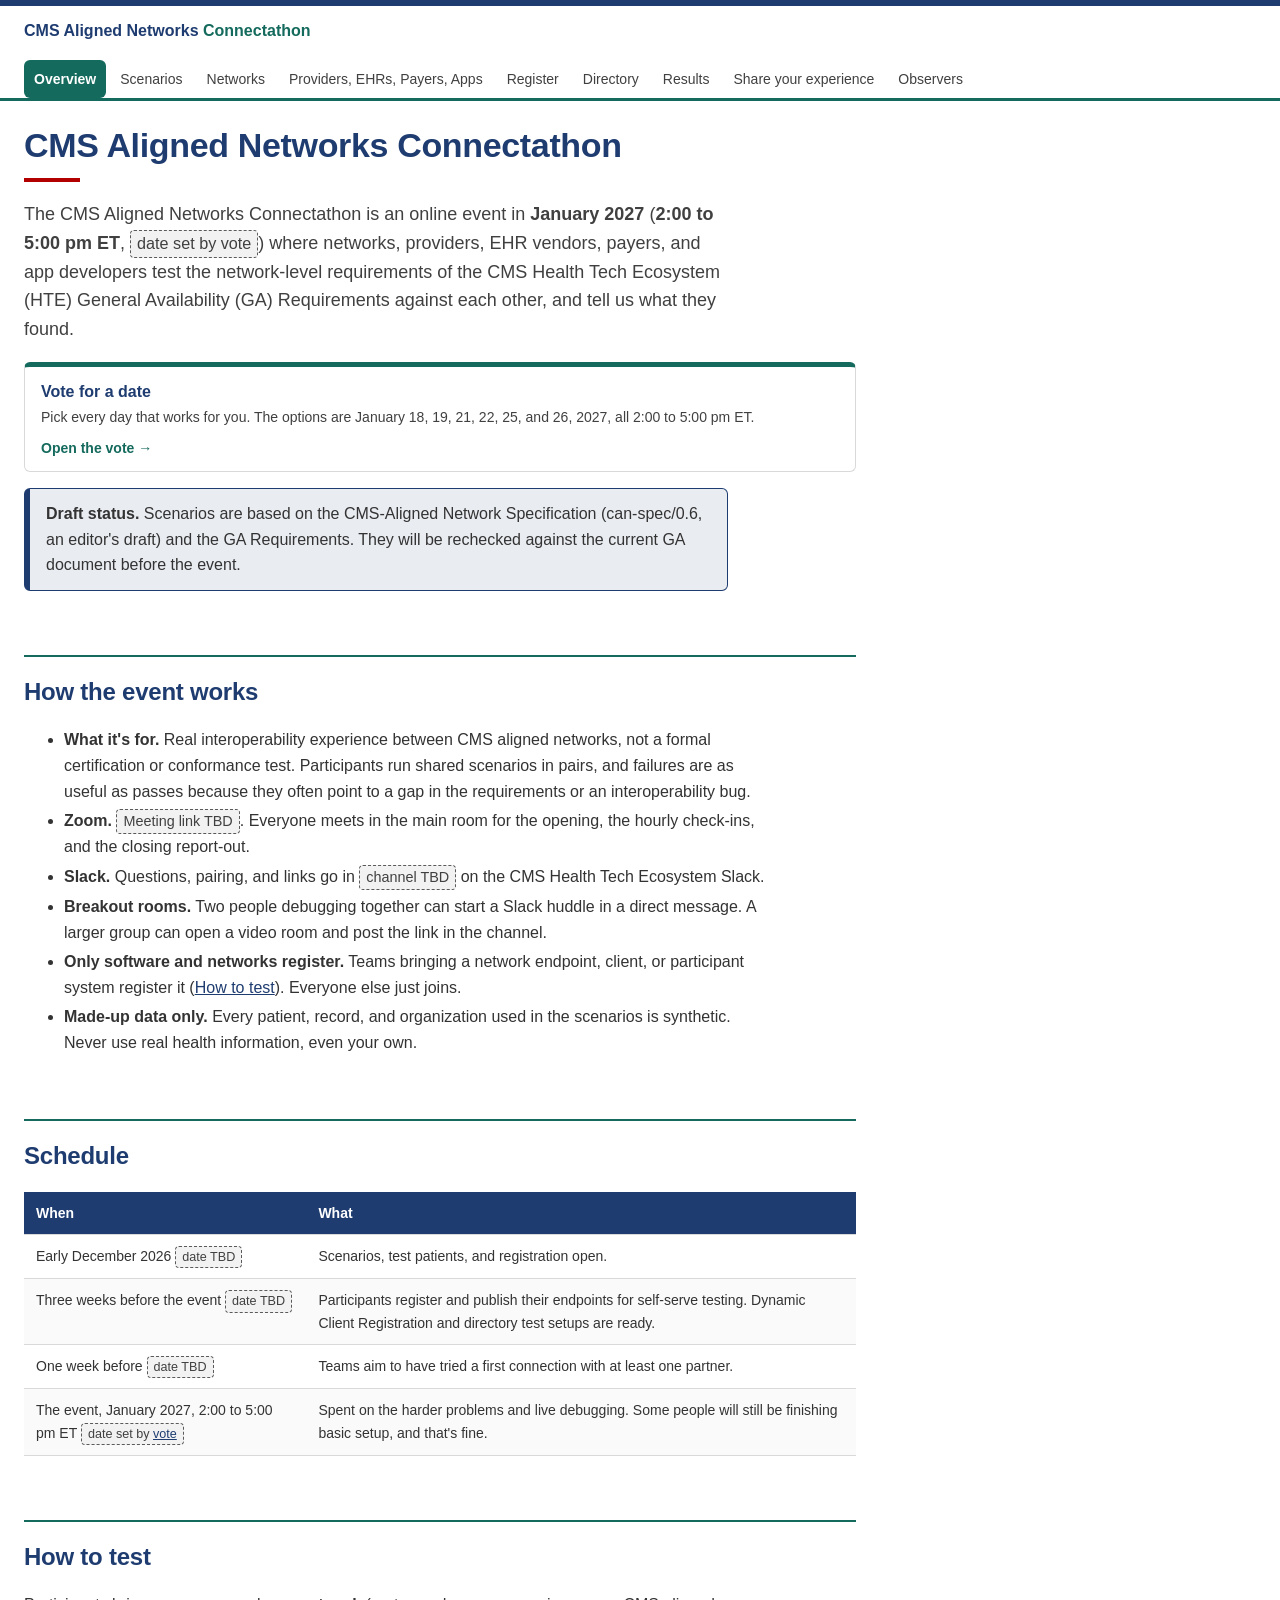
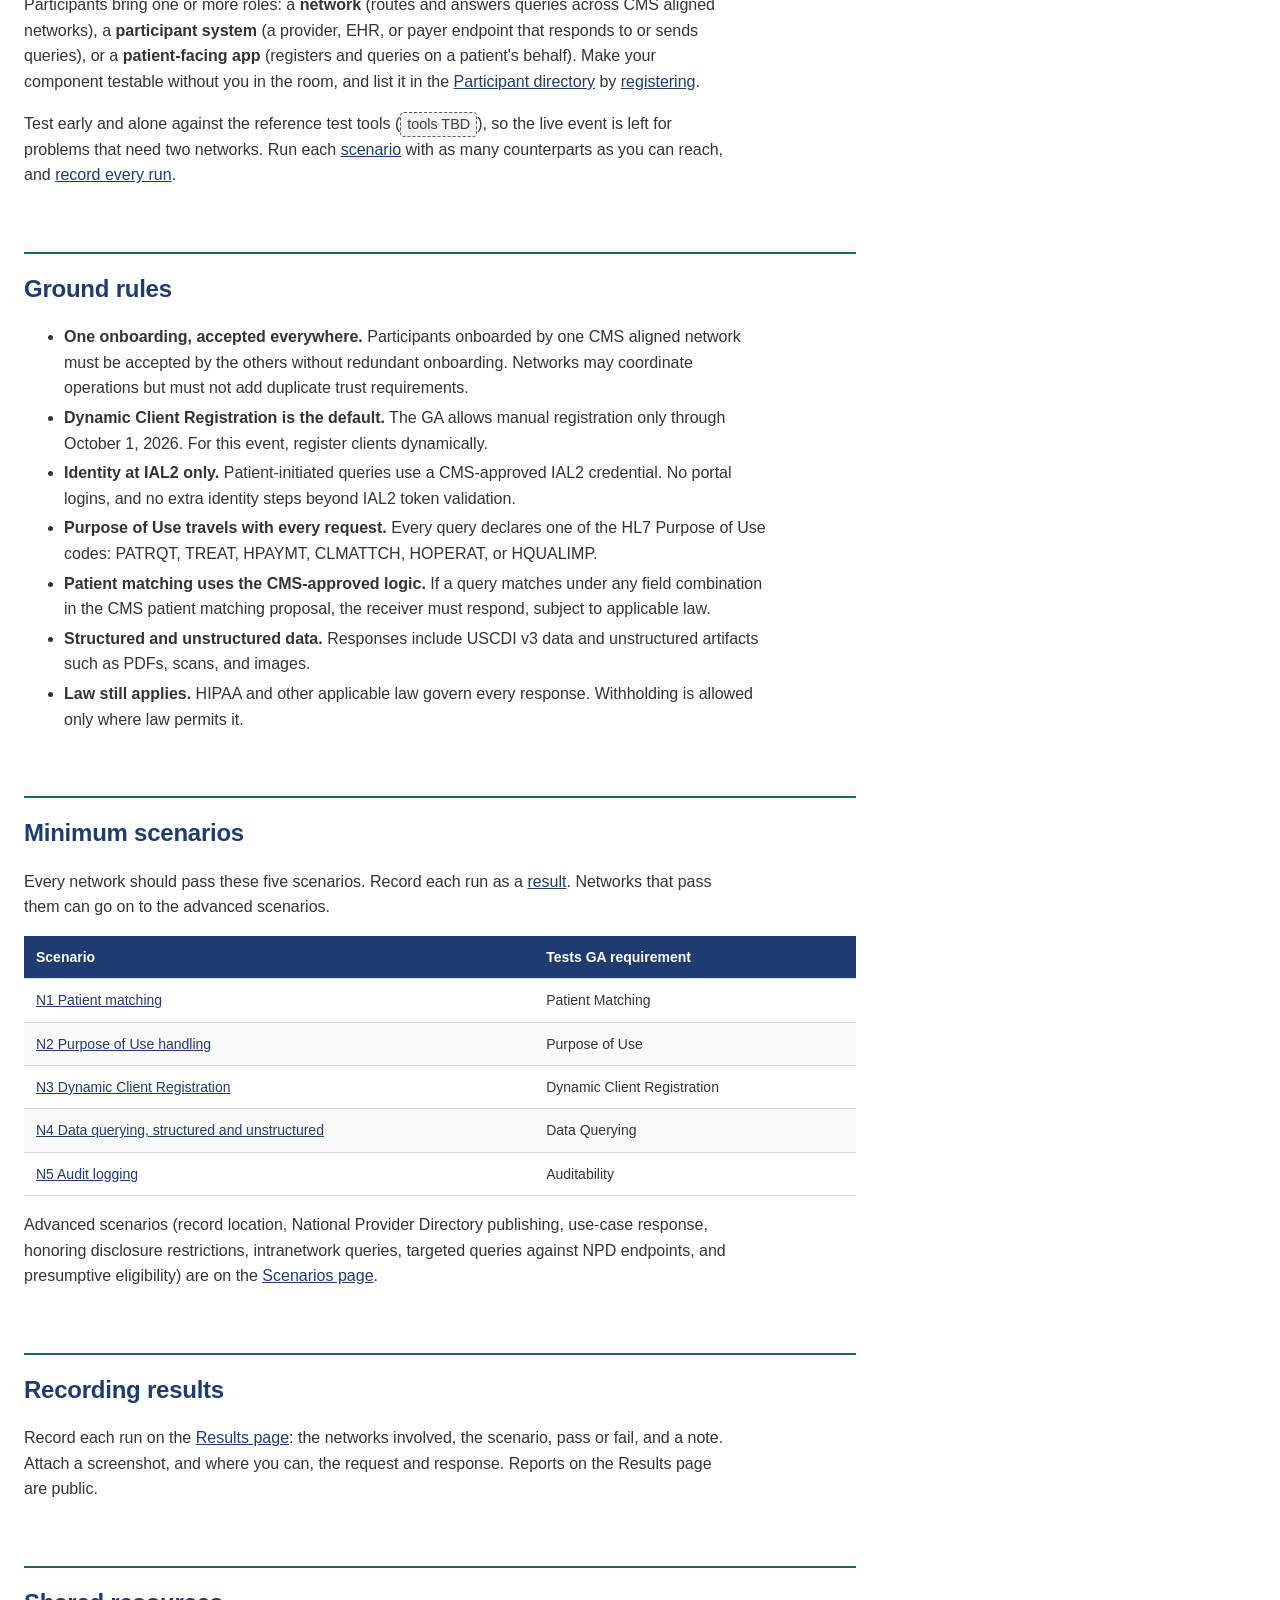
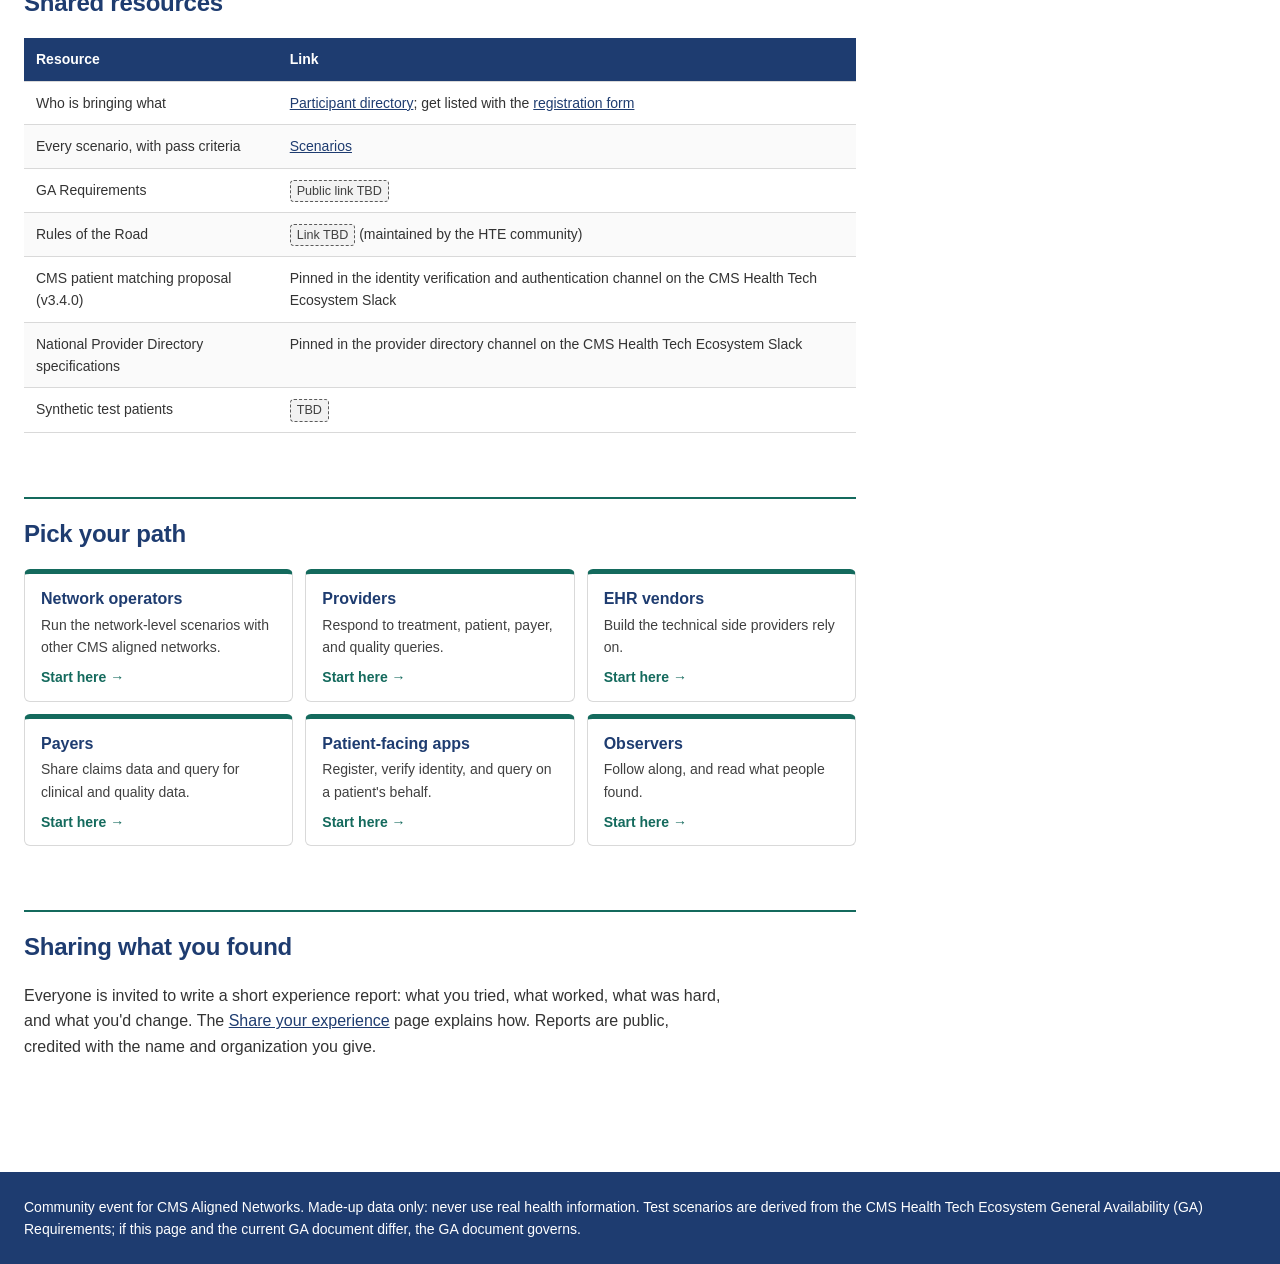
<file: index.html>
<!doctype html>
<html lang="en">
<head>
<meta charset="utf-8">
<meta name="viewport" content="width=device-width, initial-scale=1">
<title>CMS Aligned Networks Connectathon</title>
<link rel="stylesheet" href="site.css">
</head>
<body>
<main class="page"><div class="doc">

<h1>CMS Aligned Networks Connectathon</h1>

<p class="lede">The CMS Aligned Networks Connectathon is an online event in <strong>January 2027</strong> (<strong>2:00 to 5:00 pm ET</strong>, <span class="tbd">date set by vote</span>) where networks, providers, EHR vendors, payers, and app developers test the network-level requirements of the CMS Health Tech Ecosystem (HTE) General Availability (GA) Requirements against each other, and tell us what they found.</p>

<div class="paths">
  <a class="path" href="https://docs.google.com/forms/d/e/1FAIpQLSetPss5pY8iehGKC01mfStq3l5ykmd9JVg25_m12mwtzRJRtQ/viewform" target="_blank" rel="noopener"><b>Vote for a date</b><span>Pick every day that works for you. The options are January 18, 19, 21, 22, 25, and 26, 2027, all 2:00 to 5:00 pm ET.</span><em>Open the vote →</em></a>
</div>

<div class="notice"><p><strong>Draft status.</strong> Scenarios are based on the CMS-Aligned Network Specification (can-spec/0.6, an editor's draft) and the GA Requirements. They will be rechecked against the current GA document before the event.</p></div>

<h2 id="how-it-works">How the event works</h2>
<ul>
  <li><strong>What it's for.</strong> Real interoperability experience between CMS aligned networks, not a formal certification or conformance test. Participants run shared scenarios in pairs, and failures are as useful as passes because they often point to a gap in the requirements or an interoperability bug.</li>
  <li><strong>Zoom.</strong> <span class="tbd">Meeting link TBD</span>. Everyone meets in the main room for the opening, the hourly check-ins, and the closing report-out.</li>
  <li><strong>Slack.</strong> Questions, pairing, and links go in <span class="tbd">channel TBD</span> on the CMS Health Tech Ecosystem Slack.</li>
  <li><strong>Breakout rooms.</strong> Two people debugging together can start a Slack huddle in a direct message. A larger group can open a video room and post the link in the channel.</li>
  <li><strong>Only software and networks register.</strong> Teams bringing a network endpoint, client, or participant system register it (<a href="#how-to-test">How to test</a>). Everyone else just joins.</li>
  <li><strong>Made-up data only.</strong> Every patient, record, and organization used in the scenarios is synthetic. Never use real health information, even your own.</li>
</ul>

<h2 id="schedule">Schedule</h2>
<div class="table-wrap"><table>
  <thead><tr><th>When</th><th>What</th></tr></thead>
  <tbody>
    <tr><td>Early December 2026 <span class="tbd">date TBD</span></td><td>Scenarios, test patients, and registration open.</td></tr>
    <tr><td>Three weeks before the event <span class="tbd">date TBD</span></td><td>Participants register and publish their endpoints for self-serve testing. Dynamic Client Registration and directory test setups are ready.</td></tr>
    <tr><td>One week before <span class="tbd">date TBD</span></td><td>Teams aim to have tried a first connection with at least one partner.</td></tr>
    <tr><td>The event, January 2027, 2:00 to 5:00 pm ET <span class="tbd">date set by <a href="https://docs.google.com/forms/d/e/1FAIpQLSetPss5pY8iehGKC01mfStq3l5ykmd9JVg25_m12mwtzRJRtQ/viewform" target="_blank" rel="noopener">vote</a></span></td><td>Spent on the harder problems and live debugging. Some people will still be finishing basic setup, and that's fine.</td></tr>
  </tbody>
</table></div>

<h2 id="how-to-test">How to test</h2>
<p>Participants bring one or more roles: a <strong>network</strong> (routes and answers queries across CMS aligned networks), a <strong>participant system</strong> (a provider, EHR, or payer endpoint that responds to or sends queries), or a <strong>patient-facing app</strong> (registers and queries on a patient's behalf). Make your component testable without you in the room, and list it in the <a href="directory.html">Participant directory</a> by <a href="register.html">registering</a>.</p>
<p>Test early and alone against the reference test tools (<span class="tbd">tools TBD</span>), so the live event is left for problems that need two networks. Run each <a href="scenarios.html">scenario</a> with as many counterparts as you can reach, and <a href="#recording-results">record every run</a>.</p>

<h2 id="ground-rules">Ground rules</h2>
<ul>
  <li><strong>One onboarding, accepted everywhere.</strong> Participants onboarded by one CMS aligned network must be accepted by the others without redundant onboarding. Networks may coordinate operations but must not add duplicate trust requirements.</li>
  <li><strong>Dynamic Client Registration is the default.</strong> The GA allows manual registration only through October 1, 2026. For this event, register clients dynamically.</li>
  <li><strong>Identity at IAL2 only.</strong> Patient-initiated queries use a CMS-approved IAL2 credential. No portal logins, and no extra identity steps beyond IAL2 token validation.</li>
  <li><strong>Purpose of Use travels with every request.</strong> Every query declares one of the HL7 Purpose of Use codes: PATRQT, TREAT, HPAYMT, CLMATTCH, HOPERAT, or HQUALIMP.</li>
  <li><strong>Patient matching uses the CMS-approved logic.</strong> If a query matches under any field combination in the CMS patient matching proposal, the receiver must respond, subject to applicable law.</li>
  <li><strong>Structured and unstructured data.</strong> Responses include USCDI v3 data and unstructured artifacts such as PDFs, scans, and images.</li>
  <li><strong>Law still applies.</strong> HIPAA and other applicable law govern every response. Withholding is allowed only where law permits it.</li>
</ul>

<h2 id="minimum-scenarios">Minimum scenarios</h2>
<p>Every network should pass these five scenarios. Record each run as a <a href="#recording-results">result</a>. Networks that pass them can go on to the advanced scenarios.</p>
<div class="table-wrap"><table>
  <thead><tr><th>Scenario</th><th>Tests GA requirement</th></tr></thead>
  <tbody>
    <tr><td><a href="scenarios.html#patient-matching">N1 Patient matching</a></td><td>Patient Matching</td></tr>
    <tr><td><a href="scenarios.html#purpose-of-use">N2 Purpose of Use handling</a></td><td>Purpose of Use</td></tr>
    <tr><td><a href="scenarios.html#dcr">N3 Dynamic Client Registration</a></td><td>Dynamic Client Registration</td></tr>
    <tr><td><a href="scenarios.html#data-querying">N4 Data querying, structured and unstructured</a></td><td>Data Querying</td></tr>
    <tr><td><a href="scenarios.html#audit">N5 Audit logging</a></td><td>Auditability</td></tr>
  </tbody>
</table></div>
<p>Advanced scenarios (record location, National Provider Directory publishing, use-case response, honoring disclosure restrictions, intranetwork queries, targeted queries against NPD endpoints, and presumptive eligibility) are on the <a href="scenarios.html#advanced">Scenarios page</a>.</p>

<h2 id="recording-results">Recording results</h2>
<p>Record each run on the <a href="results.html">Results page</a>: the networks involved, the scenario, pass or fail, and a note. Attach a screenshot, and where you can, the request and response. Reports on the Results page are public.</p>

<h2 id="resources">Shared resources</h2>
<div class="table-wrap"><table>
  <thead><tr><th>Resource</th><th>Link</th></tr></thead>
  <tbody>
    <tr><td>Who is bringing what</td><td><a href="directory.html">Participant directory</a>; get listed with the <a href="register.html">registration form</a></td></tr>
    <tr><td>Every scenario, with pass criteria</td><td><a href="scenarios.html">Scenarios</a></td></tr>
    <tr><td>GA Requirements</td><td><span class="tbd">Public link TBD</span></td></tr>
    <tr><td>Rules of the Road</td><td><span class="tbd">Link TBD</span> (maintained by the HTE community)</td></tr>
    <tr><td>CMS patient matching proposal (v3.4.0)</td><td>Pinned in the identity verification and authentication channel on the CMS Health Tech Ecosystem Slack</td></tr>
    <tr><td>National Provider Directory specifications</td><td>Pinned in the provider directory channel on the CMS Health Tech Ecosystem Slack</td></tr>
    <tr><td>Synthetic test patients</td><td><span class="tbd">TBD</span></td></tr>
  </tbody>
</table></div>

<h2 id="paths">Pick your path</h2>
<div class="paths">
  <a class="path" href="network-operators.html"><b>Network operators</b><span>Run the network-level scenarios with other CMS aligned networks.</span><em>Start here →</em></a>
  <a class="path" href="participants-guide.html#providers"><b>Providers</b><span>Respond to treatment, patient, payer, and quality queries.</span><em>Start here →</em></a>
  <a class="path" href="participants-guide.html#ehr-vendors"><b>EHR vendors</b><span>Build the technical side providers rely on.</span><em>Start here →</em></a>
  <a class="path" href="participants-guide.html#payers"><b>Payers</b><span>Share claims data and query for clinical and quality data.</span><em>Start here →</em></a>
  <a class="path" href="participants-guide.html#apps"><b>Patient-facing apps</b><span>Register, verify identity, and query on a patient's behalf.</span><em>Start here →</em></a>
  <a class="path" href="observers.html"><b>Observers</b><span>Follow along, and read what people found.</span><em>Start here →</em></a>
</div>

<h2 id="sharing">Sharing what you found</h2>
<p>Everyone is invited to write a short experience report: what you tried, what worked, what was hard, and what you'd change. The <a href="share.html">Share your experience</a> page explains how. Reports are public, credited with the name and organization you give.</p>

</div></main>
<script src="site.js"></script>
</body>
</html>
</file>
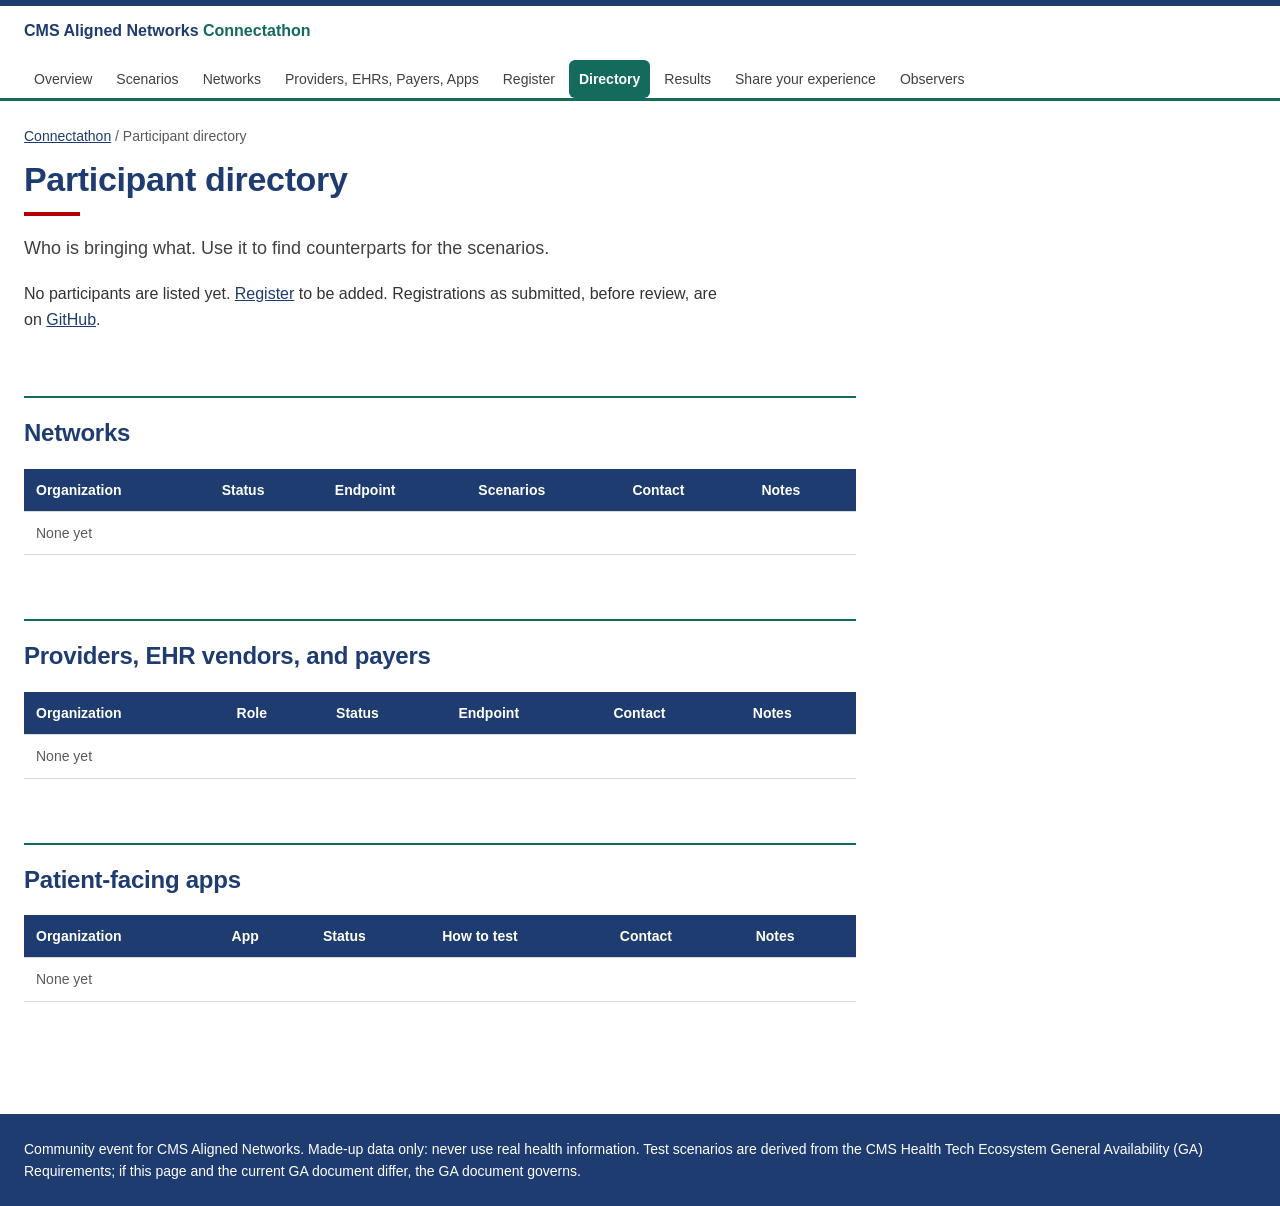
<file: directory.html>
<!doctype html>
<html lang="en">
<head>
<meta charset="utf-8">
<meta name="viewport" content="width=device-width, initial-scale=1">
<title>Participant directory | CMS Aligned Networks Connectathon</title>
<link rel="stylesheet" href="site.css">
</head>
<body>
<main class="page"><div class="doc">
<div class="crumb"><a href="index.html">Connectathon</a> / Participant directory</div>
<h1>Participant directory</h1>
<p class="lede">Who is bringing what. Use it to find counterparts for the scenarios.</p>
<p>No participants are listed yet. <a href="register.html">Register</a> to be added. Registrations as submitted, before review, are on <a href="https://github.com/eclewis5/cms-aligned-networks-connectathon/issues?q=is%3Aissue+label%3Aregistration">GitHub</a>.</p>

<h2 id="networks">Networks</h2>
<div class="table-wrap"><table>
  <thead><tr><th>Organization</th><th>Status</th><th>Endpoint</th><th>Scenarios</th><th>Contact</th><th>Notes</th></tr></thead>
  <tbody><tr><td colspan="6" class="muted">None yet</td></tr></tbody>
</table></div>

<h2 id="systems">Providers, EHR vendors, and payers</h2>
<div class="table-wrap"><table>
  <thead><tr><th>Organization</th><th>Role</th><th>Status</th><th>Endpoint</th><th>Contact</th><th>Notes</th></tr></thead>
  <tbody><tr><td colspan="6" class="muted">None yet</td></tr></tbody>
</table></div>

<h2 id="apps">Patient-facing apps</h2>
<div class="table-wrap"><table>
  <thead><tr><th>Organization</th><th>App</th><th>Status</th><th>How to test</th><th>Contact</th><th>Notes</th></tr></thead>
  <tbody><tr><td colspan="6" class="muted">None yet</td></tr></tbody>
</table></div>
</div></main>
<script src="site.js"></script>
</body>
</html>
</file>
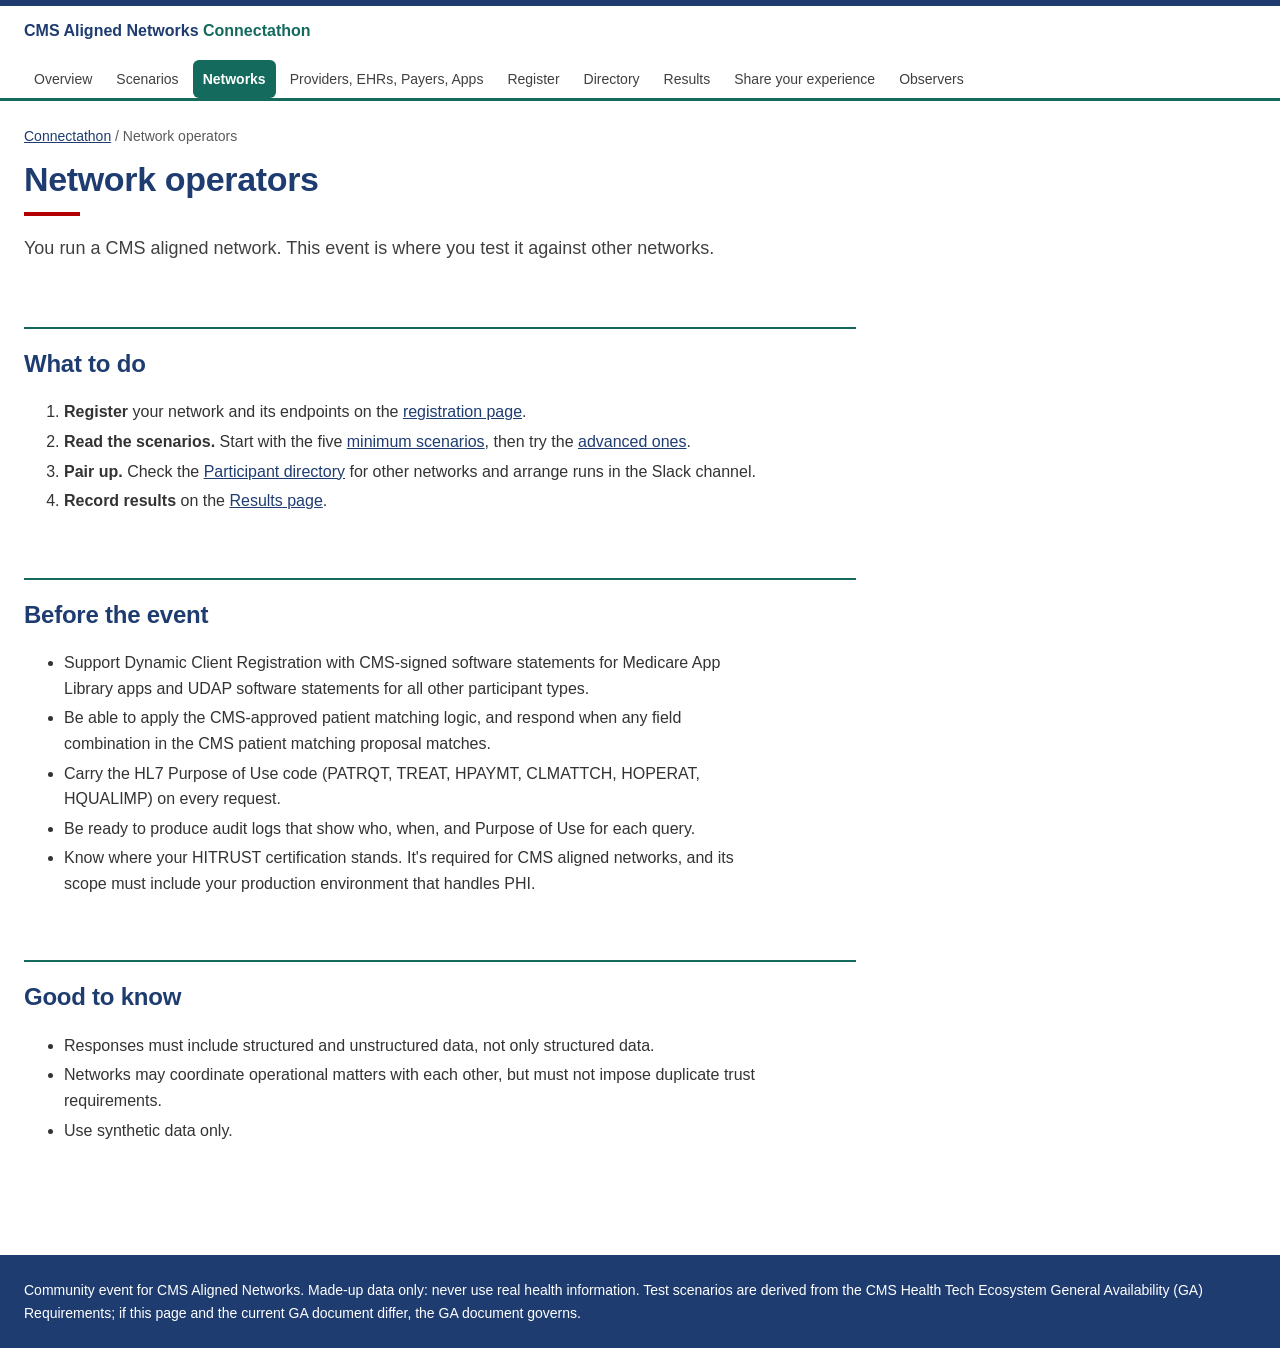
<file: network-operators.html>
<!doctype html>
<html lang="en">
<head>
<meta charset="utf-8">
<meta name="viewport" content="width=device-width, initial-scale=1">
<title>Network operators | CMS Aligned Networks Connectathon</title>
<link rel="stylesheet" href="site.css">
</head>
<body>
<main class="page"><div class="doc">
<div class="crumb"><a href="index.html">Connectathon</a> / Network operators</div>
<h1>Network operators</h1>
<p class="lede">You run a CMS aligned network. This event is where you test it against other networks.</p>

<h2>What to do</h2>
<ol>
  <li><strong>Register</strong> your network and its endpoints on the <a href="register.html">registration page</a>.</li>
  <li><strong>Read the scenarios.</strong> Start with the five <a href="scenarios.html#minimum">minimum scenarios</a>, then try the <a href="scenarios.html#advanced">advanced ones</a>.</li>
  <li><strong>Pair up.</strong> Check the <a href="directory.html">Participant directory</a> for other networks and arrange runs in the Slack channel.</li>
  <li><strong>Record results</strong> on the <a href="results.html">Results page</a>.</li>
</ol>

<h2>Before the event</h2>
<ul>
  <li>Support Dynamic Client Registration with CMS-signed software statements for Medicare App Library apps and UDAP software statements for all other participant types.</li>
  <li>Be able to apply the CMS-approved patient matching logic, and respond when any field combination in the CMS patient matching proposal matches.</li>
  <li>Carry the HL7 Purpose of Use code (PATRQT, TREAT, HPAYMT, CLMATTCH, HOPERAT, HQUALIMP) on every request.</li>
  <li>Be ready to produce audit logs that show who, when, and Purpose of Use for each query.</li>
  <li>Know where your HITRUST certification stands. It's required for CMS aligned networks, and its scope must include your production environment that handles PHI.</li>
</ul>

<h2>Good to know</h2>
<ul>
  <li>Responses must include structured and unstructured data, not only structured data.</li>
  <li>Networks may coordinate operational matters with each other, but must not impose duplicate trust requirements.</li>
  <li>Use synthetic data only.</li>
</ul>
</div></main>
<script src="site.js"></script>
</body>
</html>
</file>
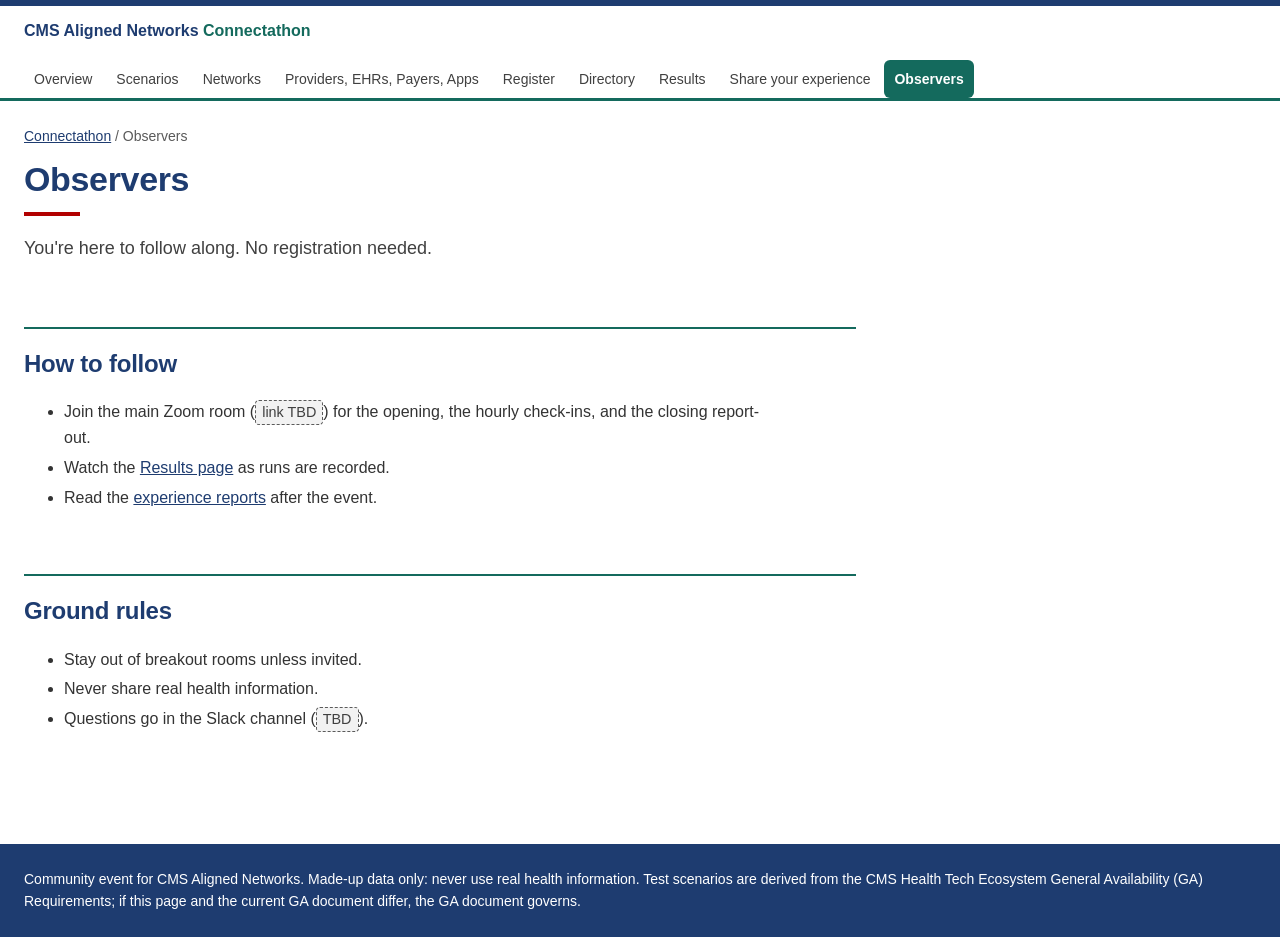
<file: observers.html>
<!doctype html>
<html lang="en">
<head>
<meta charset="utf-8">
<meta name="viewport" content="width=device-width, initial-scale=1">
<title>Observers | CMS Aligned Networks Connectathon</title>
<link rel="stylesheet" href="site.css">
</head>
<body>
<main class="page"><div class="doc">
<div class="crumb"><a href="index.html">Connectathon</a> / Observers</div>
<h1>Observers</h1>
<p class="lede">You're here to follow along. No registration needed.</p>

<h2>How to follow</h2>
<ul>
  <li>Join the main Zoom room (<span class="tbd">link TBD</span>) for the opening, the hourly check-ins, and the closing report-out.</li>
  <li>Watch the <a href="results.html">Results page</a> as runs are recorded.</li>
  <li>Read the <a href="share.html">experience reports</a> after the event.</li>
</ul>

<h2>Ground rules</h2>
<ul>
  <li>Stay out of breakout rooms unless invited.</li>
  <li>Never share real health information.</li>
  <li>Questions go in the Slack channel (<span class="tbd">TBD</span>).</li>
</ul>
</div></main>
<script src="site.js"></script>
</body>
</html>
</file>
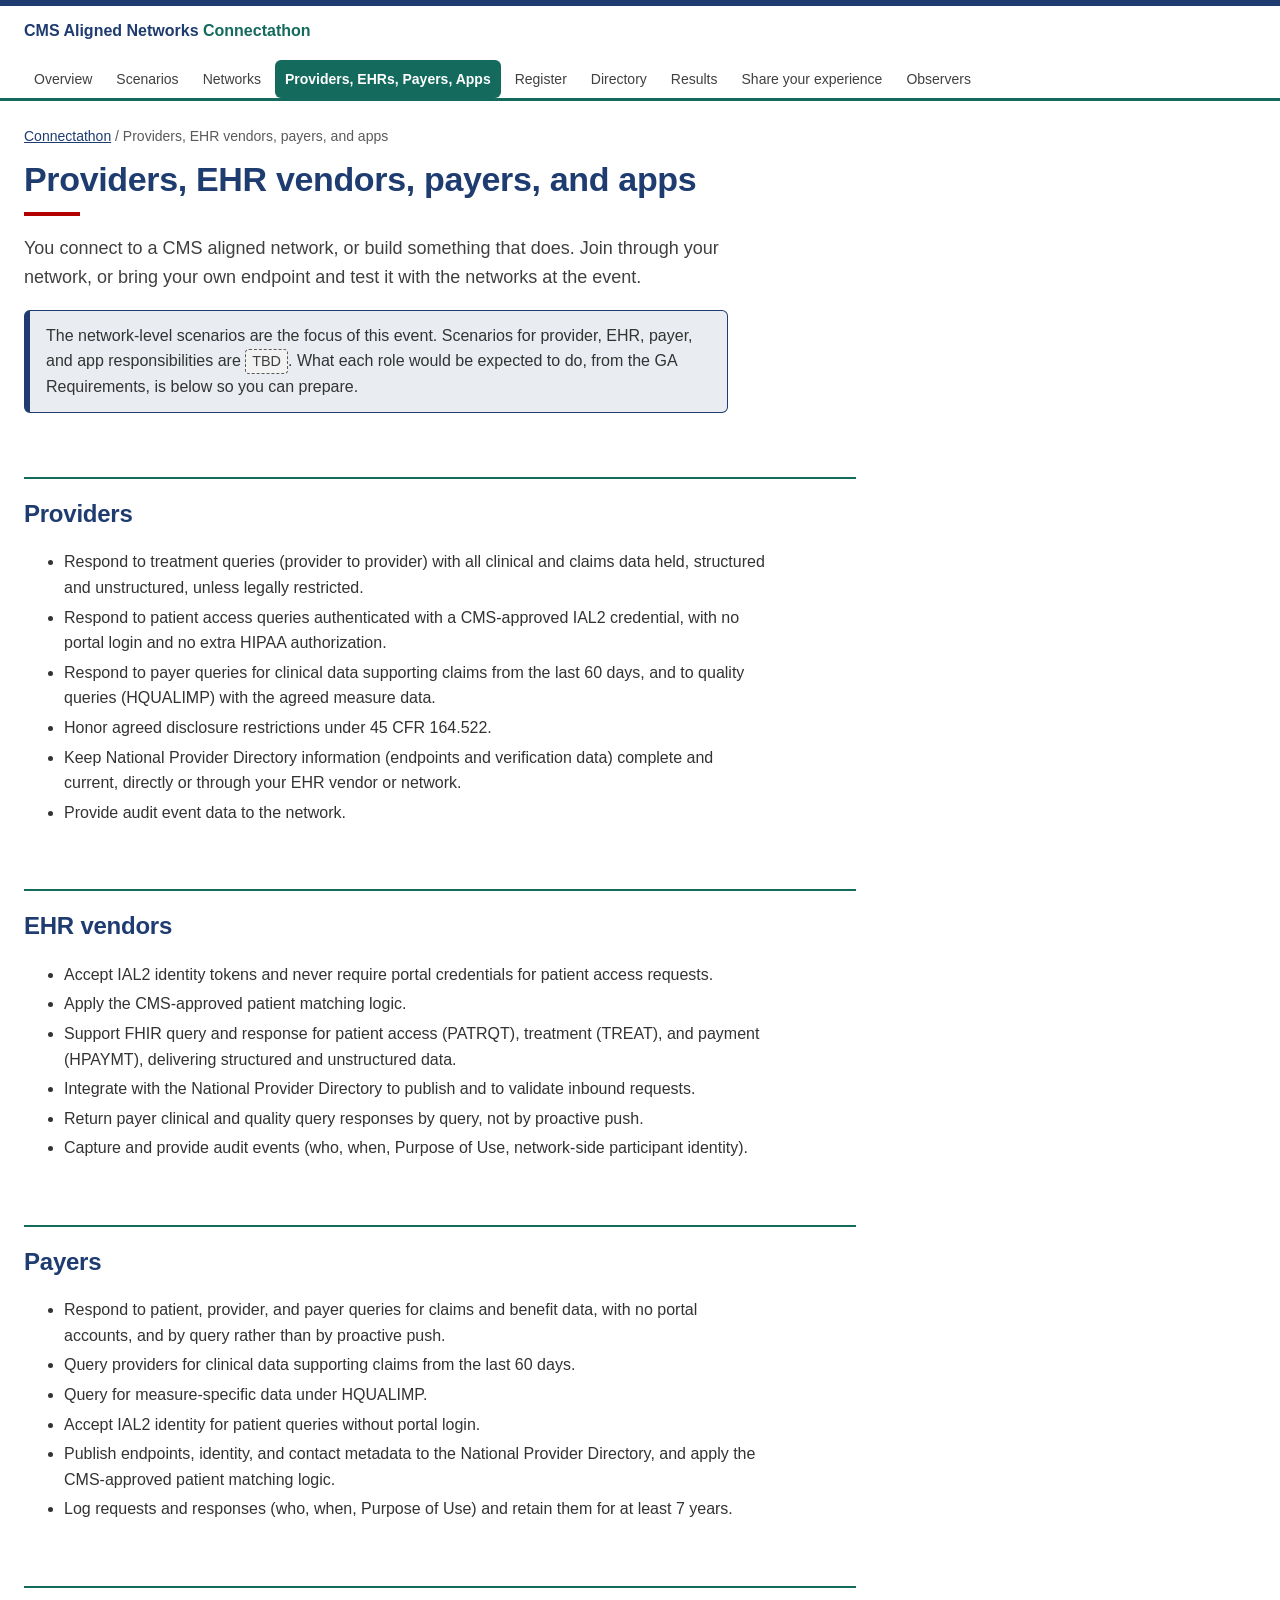
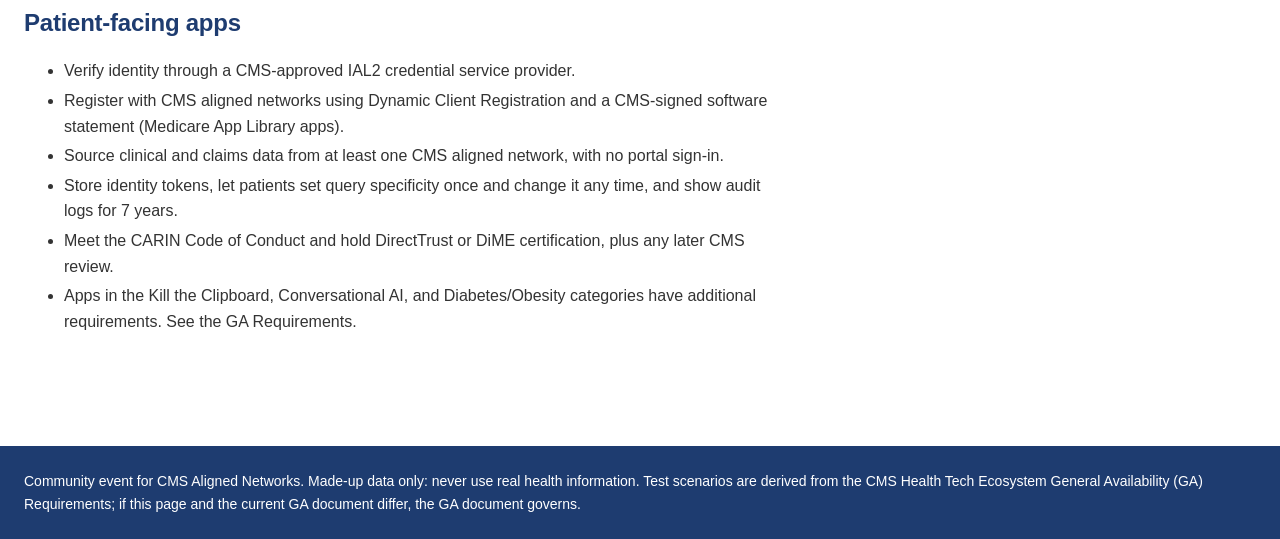
<file: participants-guide.html>
<!doctype html>
<html lang="en">
<head>
<meta charset="utf-8">
<meta name="viewport" content="width=device-width, initial-scale=1">
<title>Providers, EHR vendors, payers, and apps | CMS Aligned Networks Connectathon</title>
<link rel="stylesheet" href="site.css">
</head>
<body>
<main class="page"><div class="doc">
<div class="crumb"><a href="index.html">Connectathon</a> / Providers, EHR vendors, payers, and apps</div>
<h1>Providers, EHR vendors, payers, and apps</h1>
<p class="lede">You connect to a CMS aligned network, or build something that does. Join through your network, or bring your own endpoint and test it with the networks at the event.</p>
<div class="notice"><p>The network-level scenarios are the focus of this event. Scenarios for provider, EHR, payer, and app responsibilities are <span class="tbd">TBD</span>. What each role would be expected to do, from the GA Requirements, is below so you can prepare.</p></div>

<h2 id="providers">Providers</h2>
<ul>
  <li>Respond to treatment queries (provider to provider) with all clinical and claims data held, structured and unstructured, unless legally restricted.</li>
  <li>Respond to patient access queries authenticated with a CMS-approved IAL2 credential, with no portal login and no extra HIPAA authorization.</li>
  <li>Respond to payer queries for clinical data supporting claims from the last 60 days, and to quality queries (HQUALIMP) with the agreed measure data.</li>
  <li>Honor agreed disclosure restrictions under 45 CFR 164.522.</li>
  <li>Keep National Provider Directory information (endpoints and verification data) complete and current, directly or through your EHR vendor or network.</li>
  <li>Provide audit event data to the network.</li>
</ul>

<h2 id="ehr-vendors">EHR vendors</h2>
<ul>
  <li>Accept IAL2 identity tokens and never require portal credentials for patient access requests.</li>
  <li>Apply the CMS-approved patient matching logic.</li>
  <li>Support FHIR query and response for patient access (PATRQT), treatment (TREAT), and payment (HPAYMT), delivering structured and unstructured data.</li>
  <li>Integrate with the National Provider Directory to publish and to validate inbound requests.</li>
  <li>Return payer clinical and quality query responses by query, not by proactive push.</li>
  <li>Capture and provide audit events (who, when, Purpose of Use, network-side participant identity).</li>
</ul>

<h2 id="payers">Payers</h2>
<ul>
  <li>Respond to patient, provider, and payer queries for claims and benefit data, with no portal accounts, and by query rather than by proactive push.</li>
  <li>Query providers for clinical data supporting claims from the last 60 days.</li>
  <li>Query for measure-specific data under HQUALIMP.</li>
  <li>Accept IAL2 identity for patient queries without portal login.</li>
  <li>Publish endpoints, identity, and contact metadata to the National Provider Directory, and apply the CMS-approved patient matching logic.</li>
  <li>Log requests and responses (who, when, Purpose of Use) and retain them for at least 7 years.</li>
</ul>

<h2 id="apps">Patient-facing apps</h2>
<ul>
  <li>Verify identity through a CMS-approved IAL2 credential service provider.</li>
  <li>Register with CMS aligned networks using Dynamic Client Registration and a CMS-signed software statement (Medicare App Library apps).</li>
  <li>Source clinical and claims data from at least one CMS aligned network, with no portal sign-in.</li>
  <li>Store identity tokens, let patients set query specificity once and change it any time, and show audit logs for 7 years.</li>
  <li>Meet the CARIN Code of Conduct and hold DirectTrust or DiME certification, plus any later CMS review.</li>
  <li>Apps in the Kill the Clipboard, Conversational AI, and Diabetes/Obesity categories have additional requirements. See the GA Requirements.</li>
</ul>
</div></main>
<script src="site.js"></script>
</body>
</html>
</file>
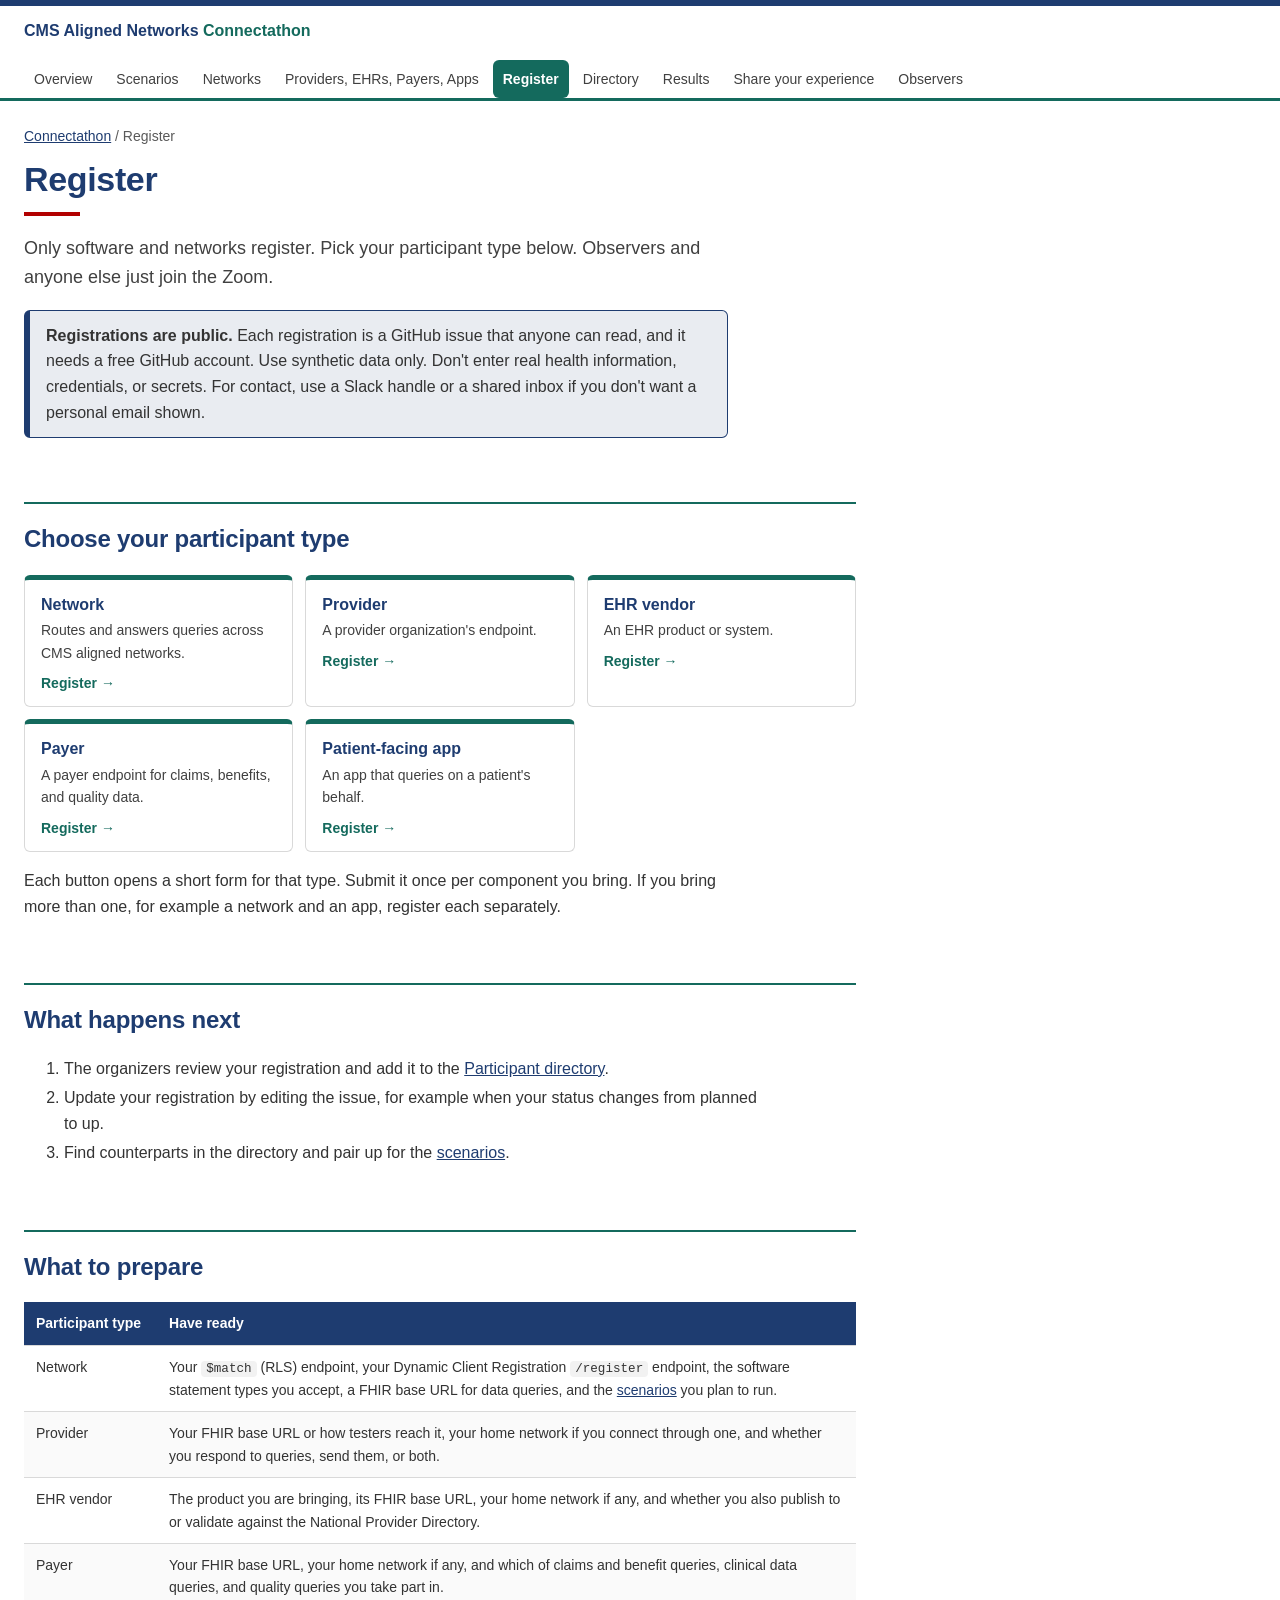
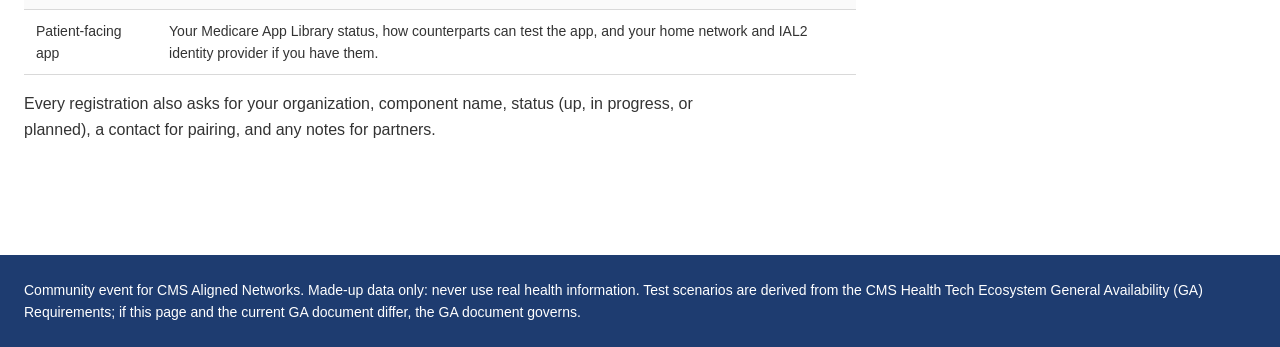
<file: register.html>
<!doctype html>
<html lang="en">
<head>
<meta charset="utf-8">
<meta name="viewport" content="width=device-width, initial-scale=1">
<title>Register | CMS Aligned Networks Connectathon</title>
<link rel="stylesheet" href="site.css">
</head>
<body>
<main class="page"><div class="doc">
<div class="crumb"><a href="index.html">Connectathon</a> / Register</div>
<h1>Register</h1>
<p class="lede">Only software and networks register. Pick your participant type below. Observers and anyone else just join the Zoom.</p>

<div class="notice"><p><strong>Registrations are public.</strong> Each registration is a GitHub issue that anyone can read, and it needs a free GitHub account. Use synthetic data only. Don't enter real health information, credentials, or secrets. For contact, use a Slack handle or a shared inbox if you don't want a personal email shown.</p></div>

<h2 id="choose">Choose your participant type</h2>
<div class="paths">
  <a class="path" href="https://github.com/eclewis5/cms-aligned-networks-connectathon/issues/new?template=register-network.yml"><b>Network</b><span>Routes and answers queries across CMS aligned networks.</span><em>Register →</em></a>
  <a class="path" href="https://github.com/eclewis5/cms-aligned-networks-connectathon/issues/new?template=register-provider.yml"><b>Provider</b><span>A provider organization's endpoint.</span><em>Register →</em></a>
  <a class="path" href="https://github.com/eclewis5/cms-aligned-networks-connectathon/issues/new?template=register-ehr-vendor.yml"><b>EHR vendor</b><span>An EHR product or system.</span><em>Register →</em></a>
  <a class="path" href="https://github.com/eclewis5/cms-aligned-networks-connectathon/issues/new?template=register-payer.yml"><b>Payer</b><span>A payer endpoint for claims, benefits, and quality data.</span><em>Register →</em></a>
  <a class="path" href="https://github.com/eclewis5/cms-aligned-networks-connectathon/issues/new?template=register-app.yml"><b>Patient-facing app</b><span>An app that queries on a patient's behalf.</span><em>Register →</em></a>
</div>
<p>Each button opens a short form for that type. Submit it once per component you bring. If you bring more than one, for example a network and an app, register each separately.</p>

<h2 id="after">What happens next</h2>
<ol>
  <li>The organizers review your registration and add it to the <a href="directory.html">Participant directory</a>.</li>
  <li>Update your registration by editing the issue, for example when your status changes from planned to up.</li>
  <li>Find counterparts in the directory and pair up for the <a href="scenarios.html">scenarios</a>.</li>
</ol>

<h2 id="prepare">What to prepare</h2>
<div class="table-wrap"><table>
  <thead><tr><th>Participant type</th><th>Have ready</th></tr></thead>
  <tbody>
    <tr><td>Network</td><td>Your <code>$match</code> (RLS) endpoint, your Dynamic Client Registration <code>/register</code> endpoint, the software statement types you accept, a FHIR base URL for data queries, and the <a href="scenarios.html">scenarios</a> you plan to run.</td></tr>
    <tr><td>Provider</td><td>Your FHIR base URL or how testers reach it, your home network if you connect through one, and whether you respond to queries, send them, or both.</td></tr>
    <tr><td>EHR vendor</td><td>The product you are bringing, its FHIR base URL, your home network if any, and whether you also publish to or validate against the National Provider Directory.</td></tr>
    <tr><td>Payer</td><td>Your FHIR base URL, your home network if any, and which of claims and benefit queries, clinical data queries, and quality queries you take part in.</td></tr>
    <tr><td>Patient-facing app</td><td>Your Medicare App Library status, how counterparts can test the app, and your home network and IAL2 identity provider if you have them.</td></tr>
  </tbody>
</table></div>
<p>Every registration also asks for your organization, component name, status (up, in progress, or planned), a contact for pairing, and any notes for partners.</p>
</div></main>
<script src="site.js"></script>
</body>
</html>
</file>
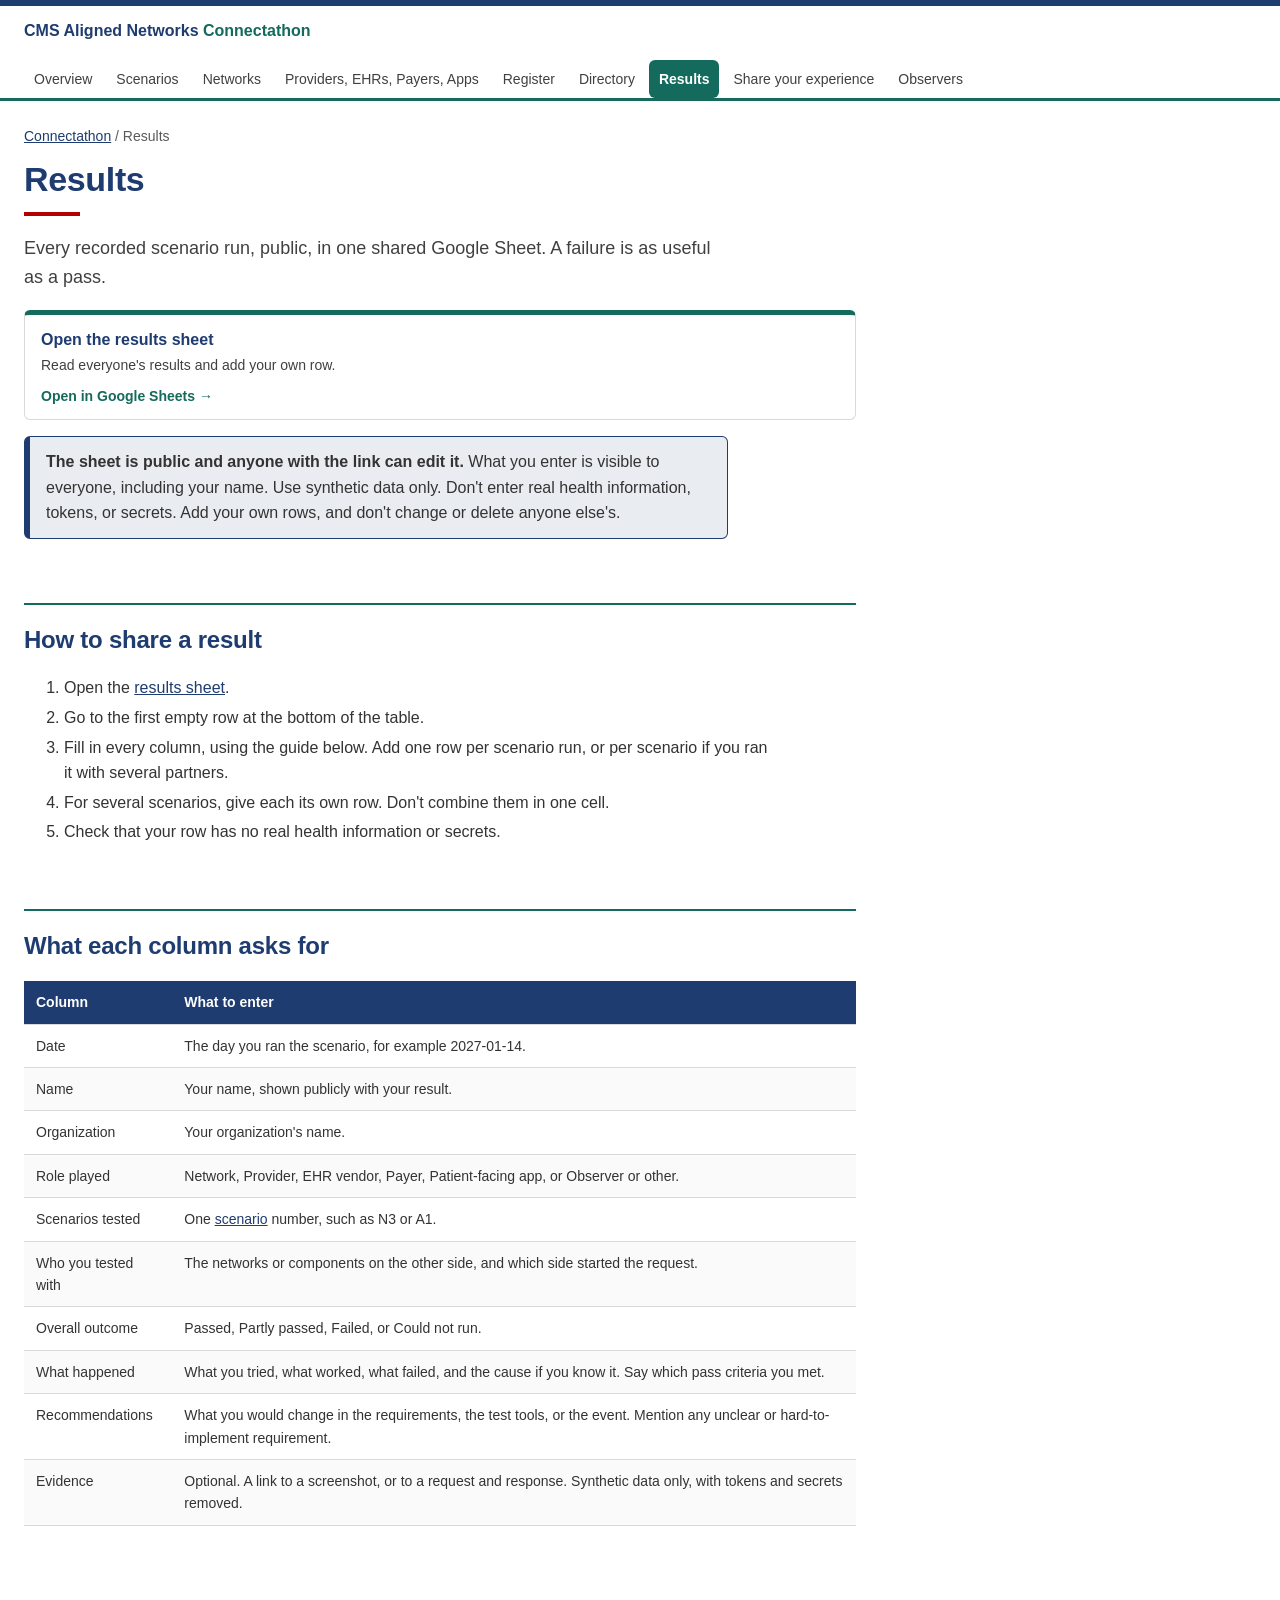
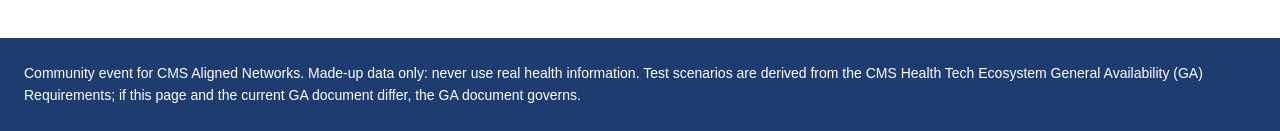
<file: results.html>
<!doctype html>
<html lang="en">
<head>
<meta charset="utf-8">
<meta name="viewport" content="width=device-width, initial-scale=1">
<title>Results | CMS Aligned Networks Connectathon</title>
<link rel="stylesheet" href="site.css">
</head>
<body>
<main class="page"><div class="doc">
<div class="crumb"><a href="index.html">Connectathon</a> / Results</div>
<h1>Results</h1>
<p class="lede">Every recorded scenario run, public, in one shared Google Sheet. A failure is as useful as a pass.</p>

<div class="paths">
  <a class="path" href="https://docs.google.com/spreadsheets/d/1P0DloK3zo8M3OKlKCKGm4UTLcPyjWB46oUD7tfhJehg/edit" target="_blank" rel="noopener"><b>Open the results sheet</b><span>Read everyone's results and add your own row.</span><em>Open in Google Sheets →</em></a>
</div>

<div class="notice"><p><strong>The sheet is public and anyone with the link can edit it.</strong> What you enter is visible to everyone, including your name. Use synthetic data only. Don't enter real health information, tokens, or secrets. Add your own rows, and don't change or delete anyone else's.</p></div>

<h2 id="how-to-submit">How to share a result</h2>
<ol>
  <li>Open the <a href="https://docs.google.com/spreadsheets/d/1P0DloK3zo8M3OKlKCKGm4UTLcPyjWB46oUD7tfhJehg/edit" target="_blank" rel="noopener">results sheet</a>.</li>
  <li>Go to the first empty row at the bottom of the table.</li>
  <li>Fill in every column, using the guide below. Add one row per scenario run, or per scenario if you ran it with several partners.</li>
  <li>For several scenarios, give each its own row. Don't combine them in one cell.</li>
  <li>Check that your row has no real health information or secrets.</li>
</ol>

<h2 id="columns">What each column asks for</h2>
<div class="table-wrap"><table>
  <thead><tr><th>Column</th><th>What to enter</th></tr></thead>
  <tbody>
    <tr><td>Date</td><td>The day you ran the scenario, for example 2027-01-14.</td></tr>
    <tr><td>Name</td><td>Your name, shown publicly with your result.</td></tr>
    <tr><td>Organization</td><td>Your organization's name.</td></tr>
    <tr><td>Role played</td><td>Network, Provider, EHR vendor, Payer, Patient-facing app, or Observer or other.</td></tr>
    <tr><td>Scenarios tested</td><td>One <a href="scenarios.html">scenario</a> number, such as N3 or A1.</td></tr>
    <tr><td>Who you tested with</td><td>The networks or components on the other side, and which side started the request.</td></tr>
    <tr><td>Overall outcome</td><td>Passed, Partly passed, Failed, or Could not run.</td></tr>
    <tr><td>What happened</td><td>What you tried, what worked, what failed, and the cause if you know it. Say which pass criteria you met.</td></tr>
    <tr><td>Recommendations</td><td>What you would change in the requirements, the test tools, or the event. Mention any unclear or hard-to-implement requirement.</td></tr>
    <tr><td>Evidence</td><td>Optional. A link to a screenshot, or to a request and response. Synthetic data only, with tokens and secrets removed.</td></tr>
  </tbody>
</table></div>
</div></main>
<script src="site.js"></script>
</body>
</html>
</file>
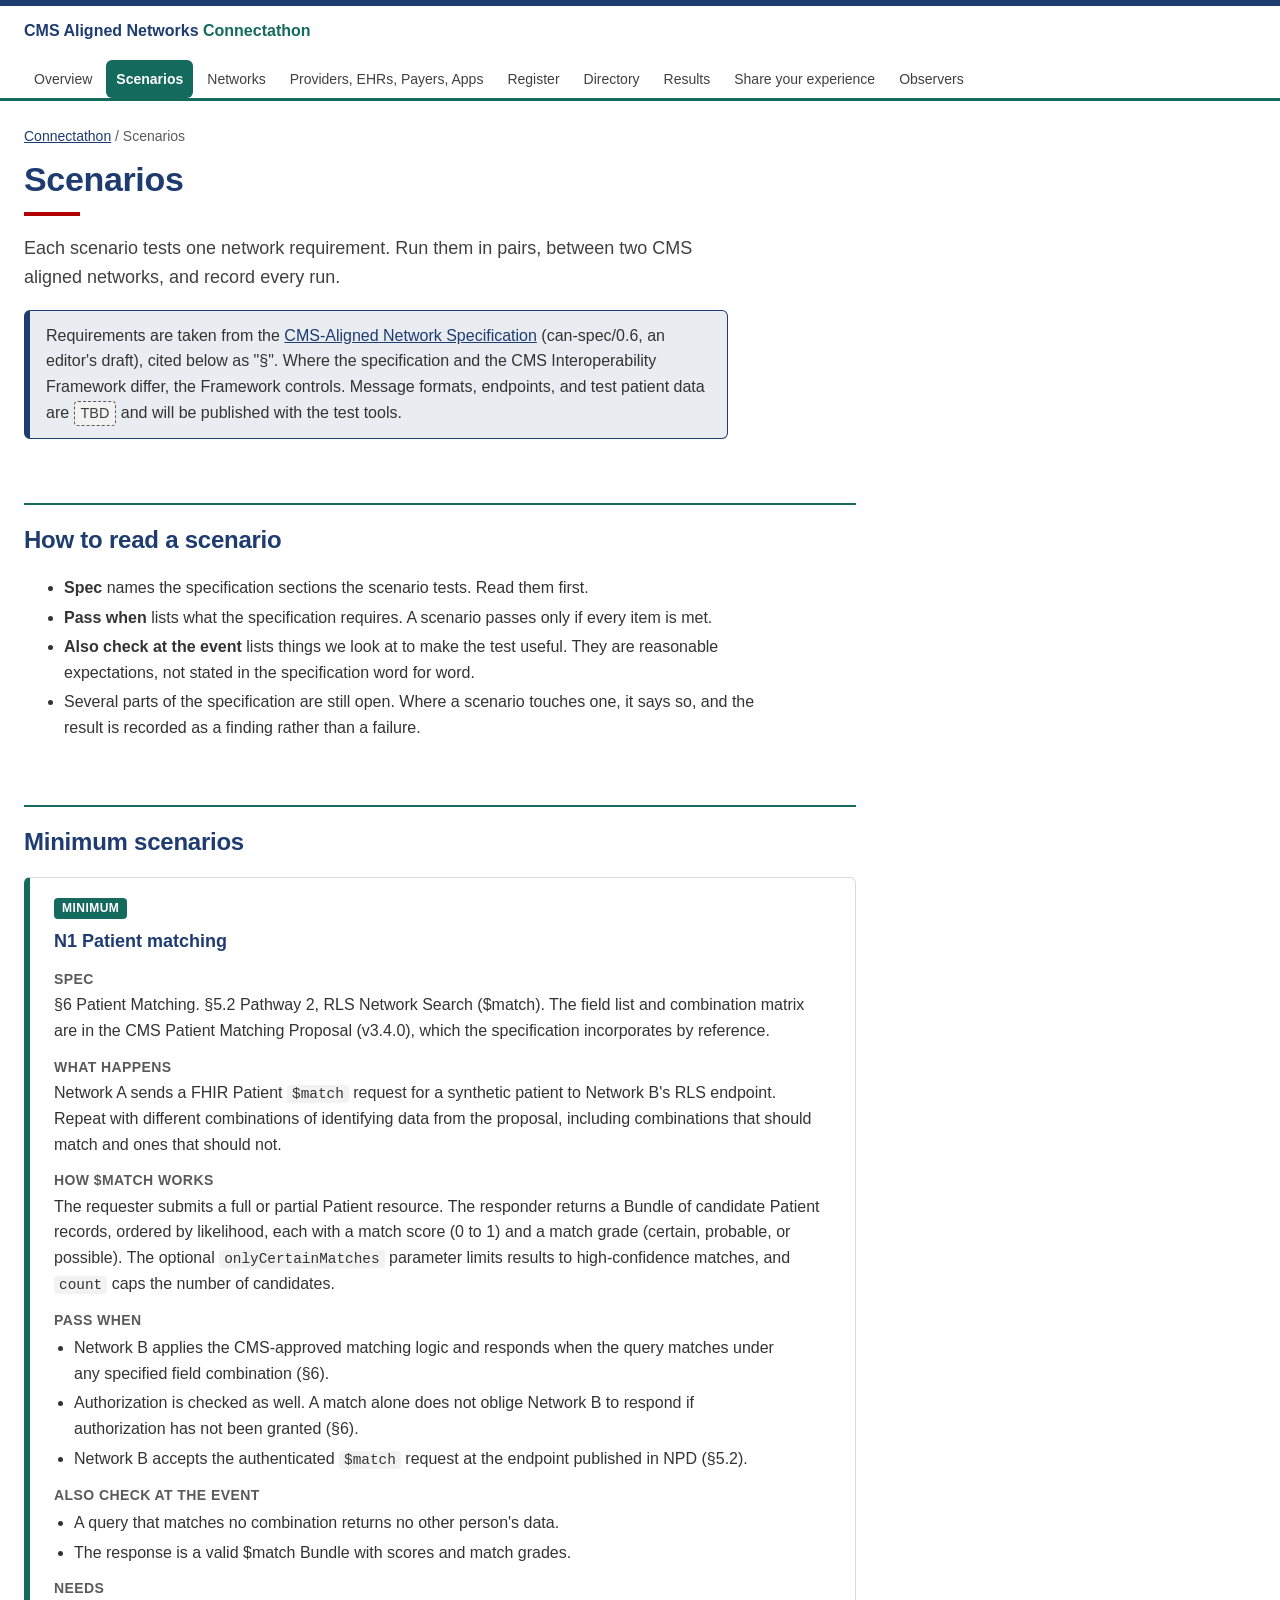
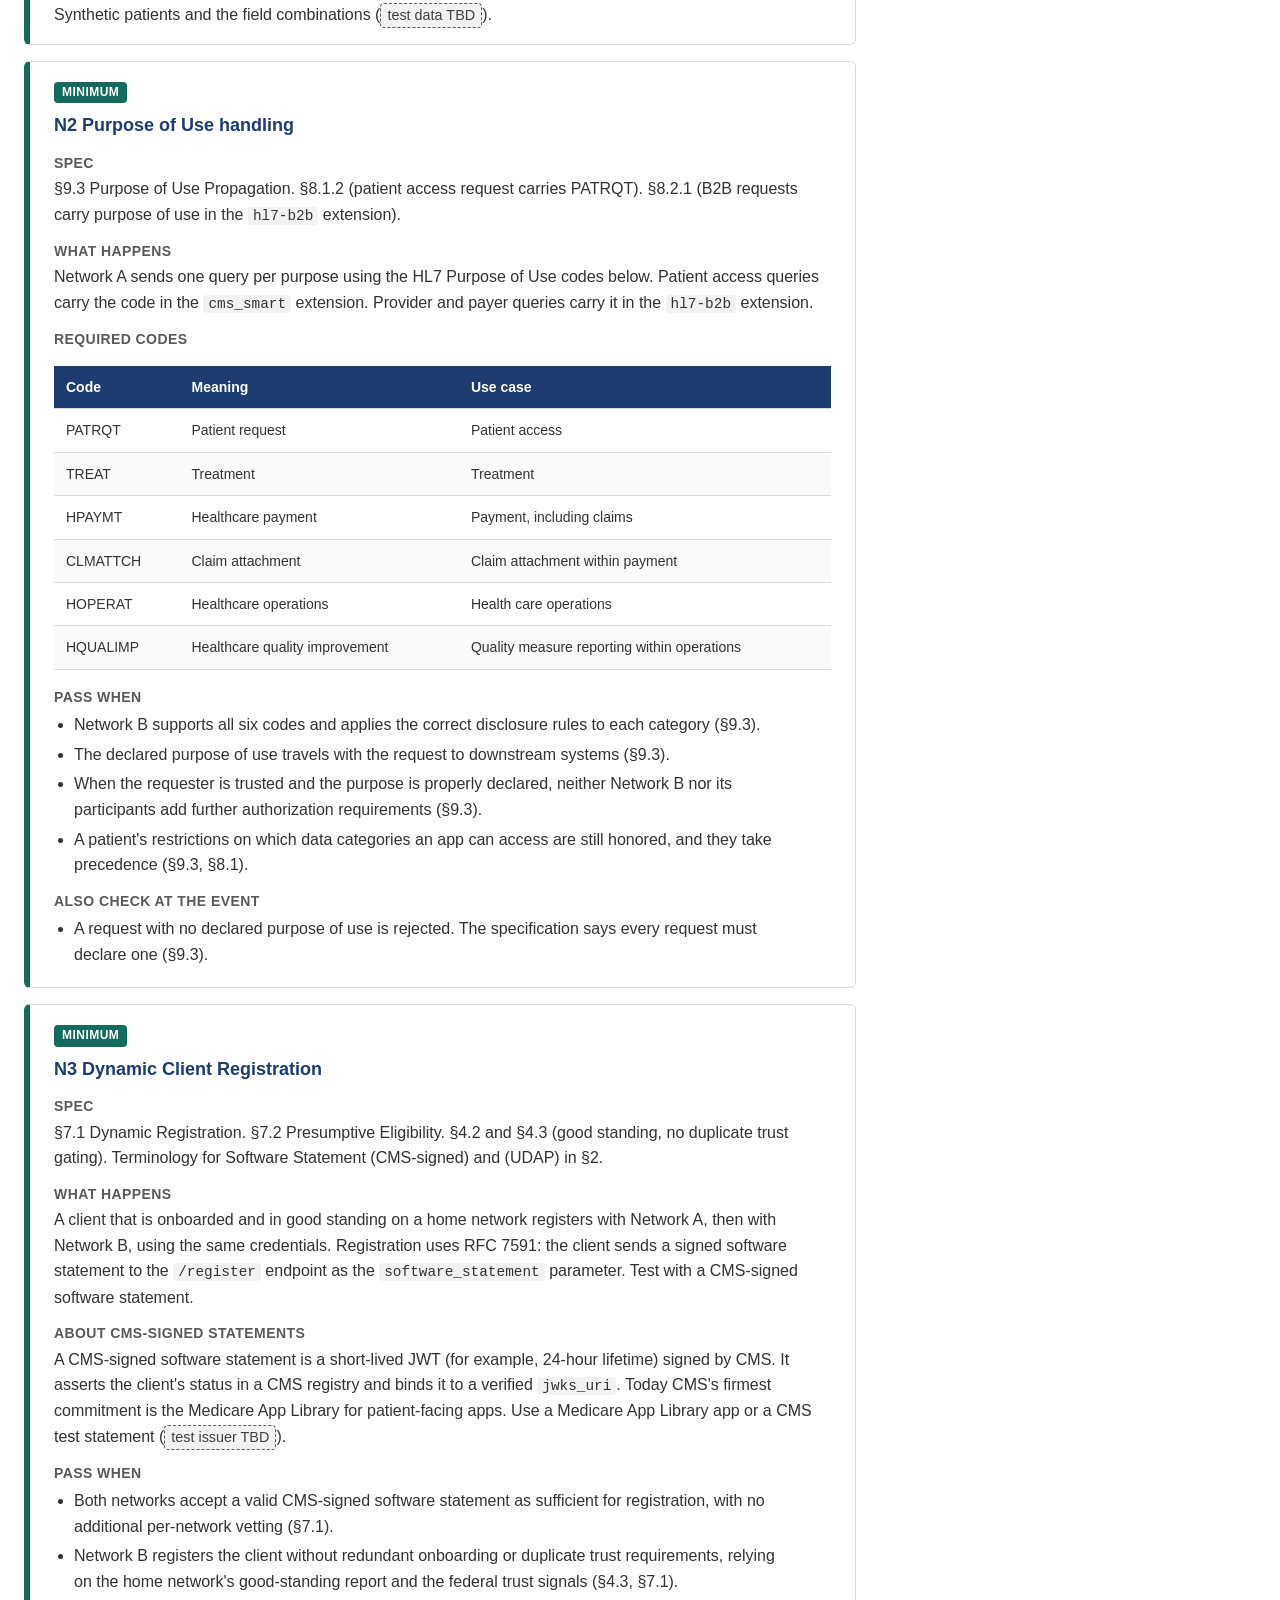
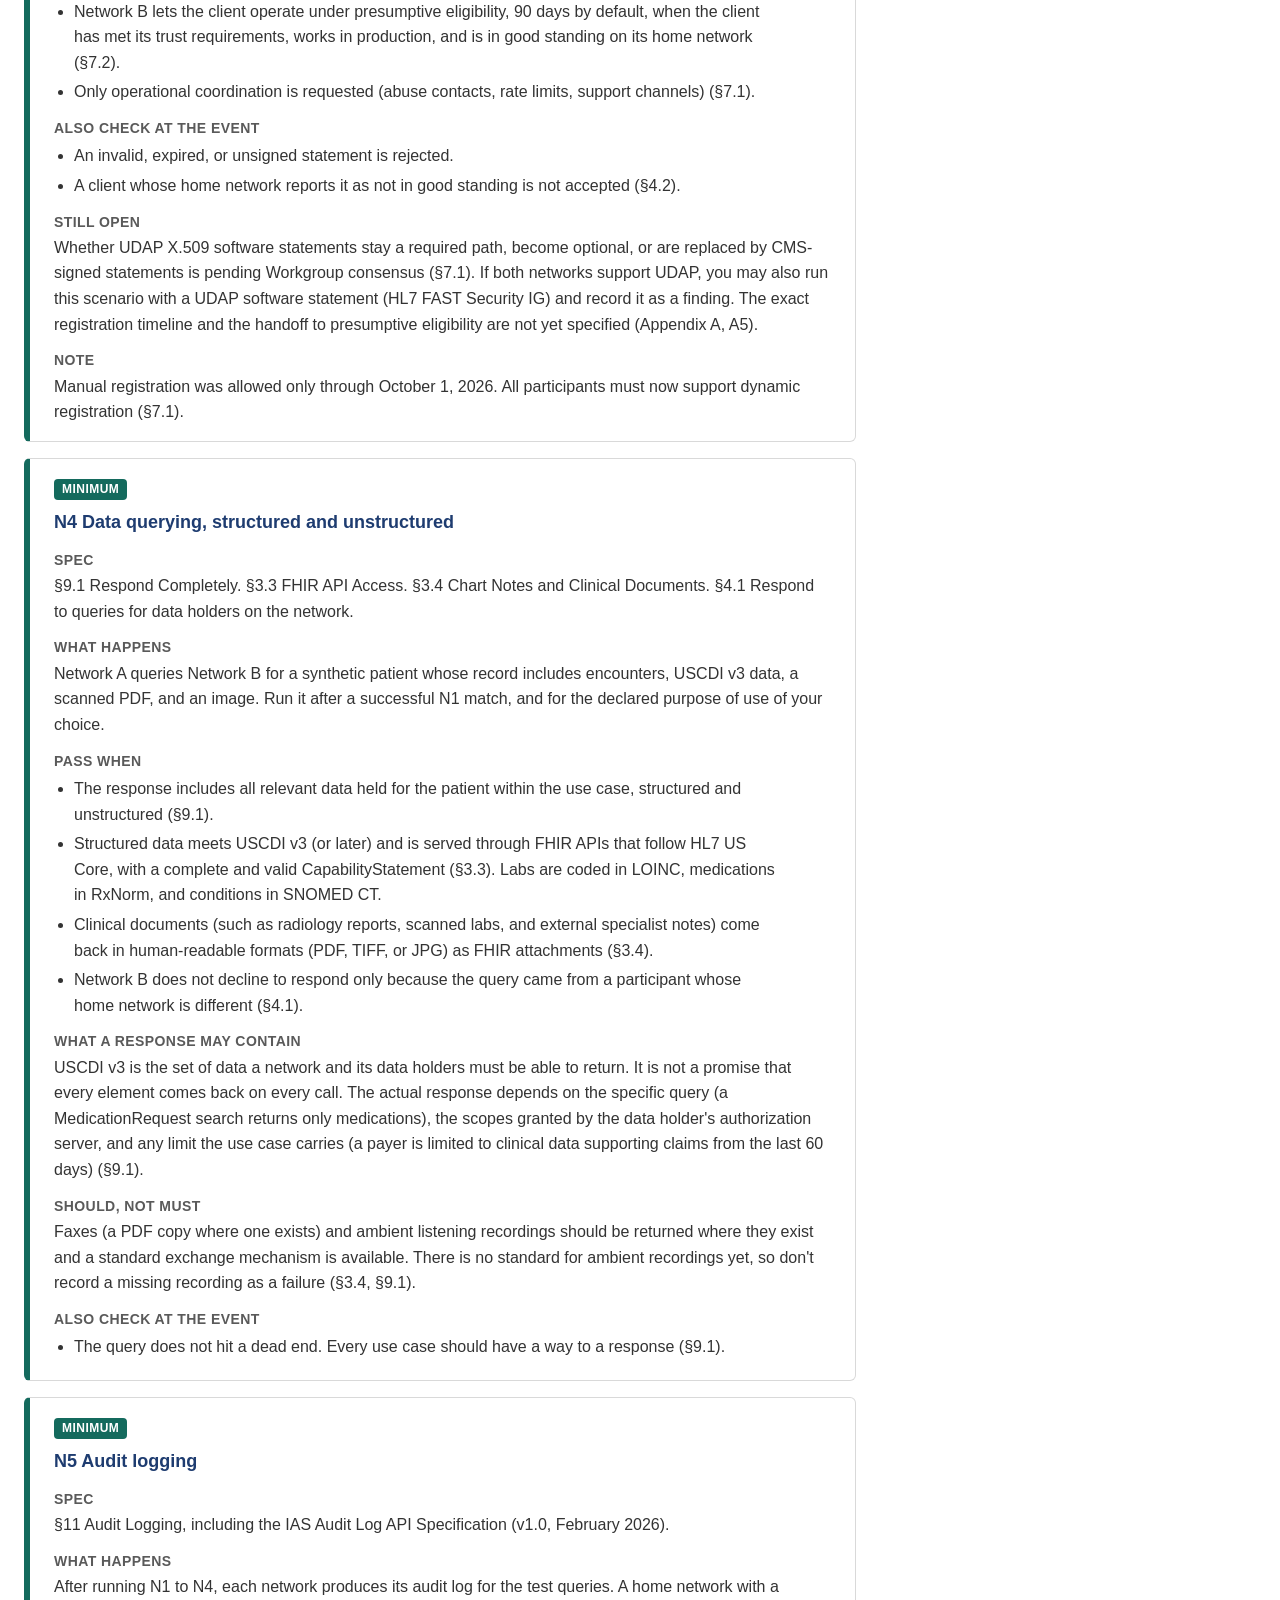
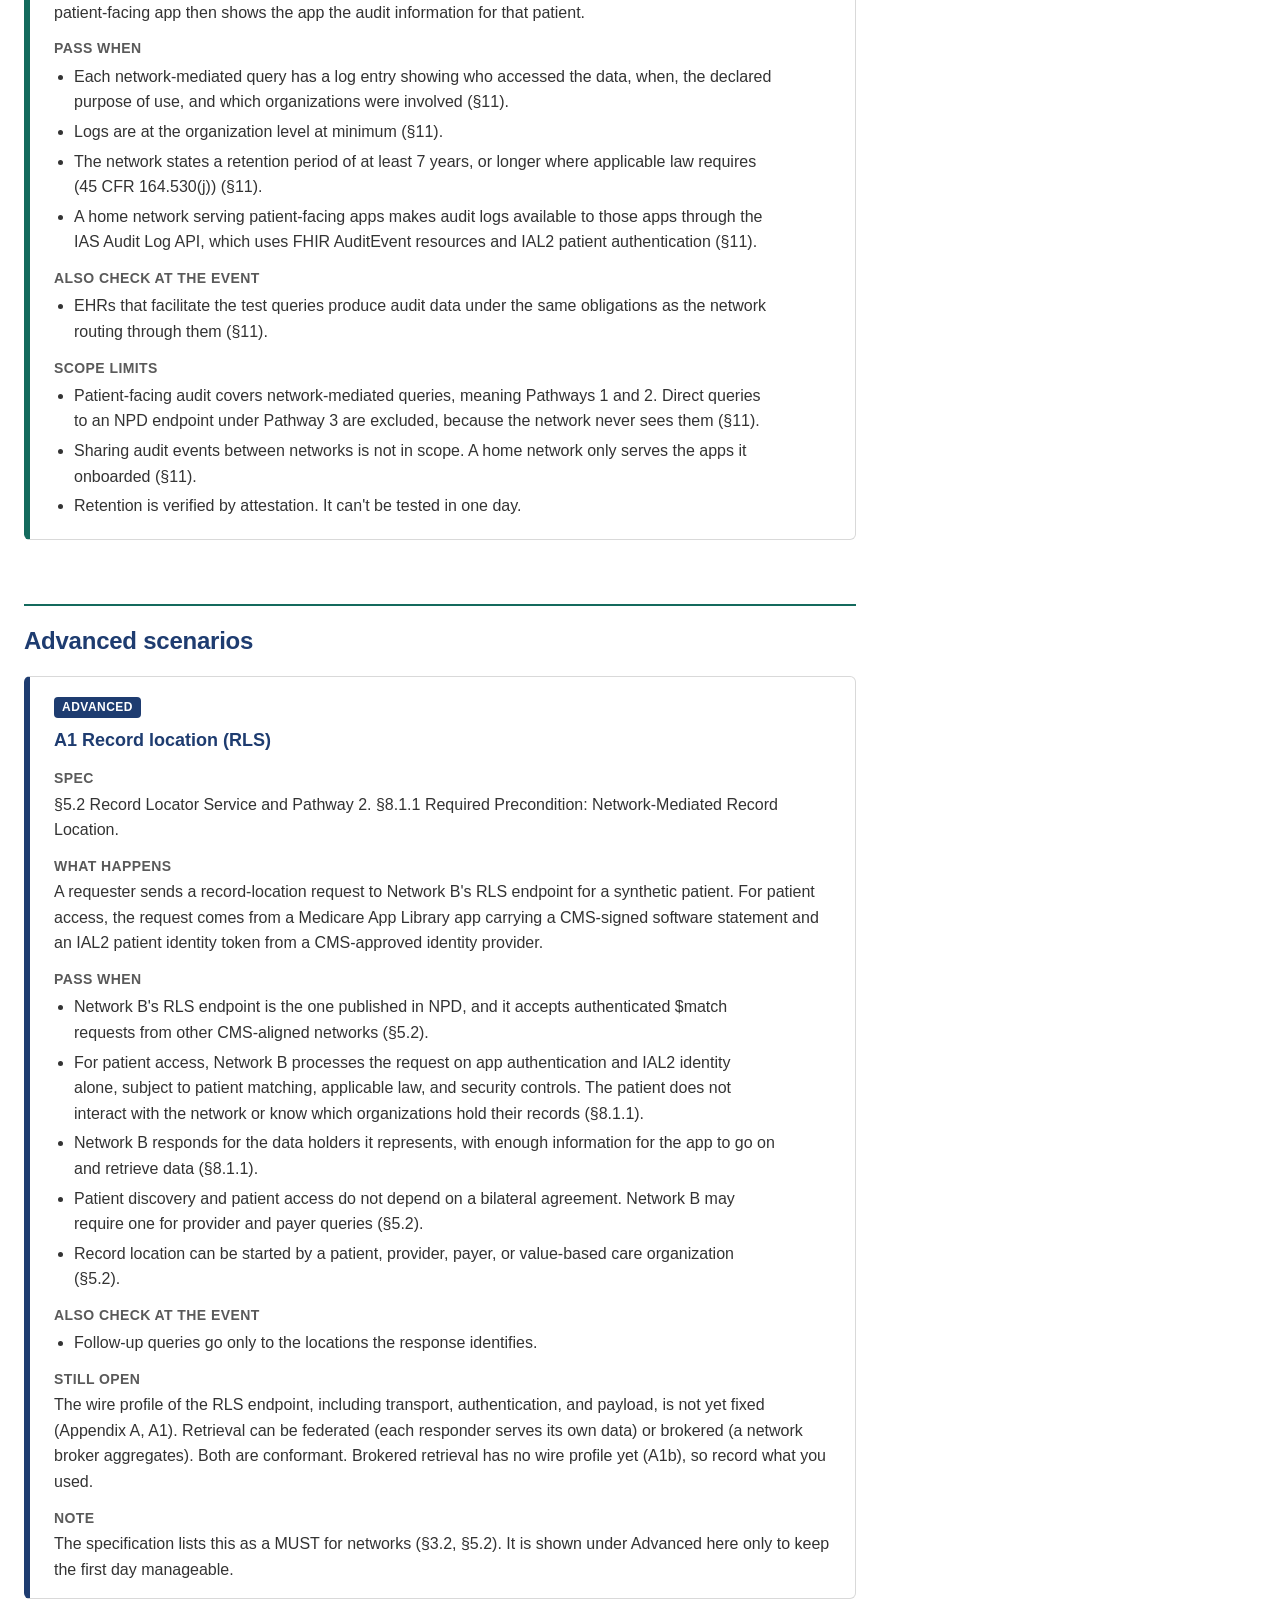
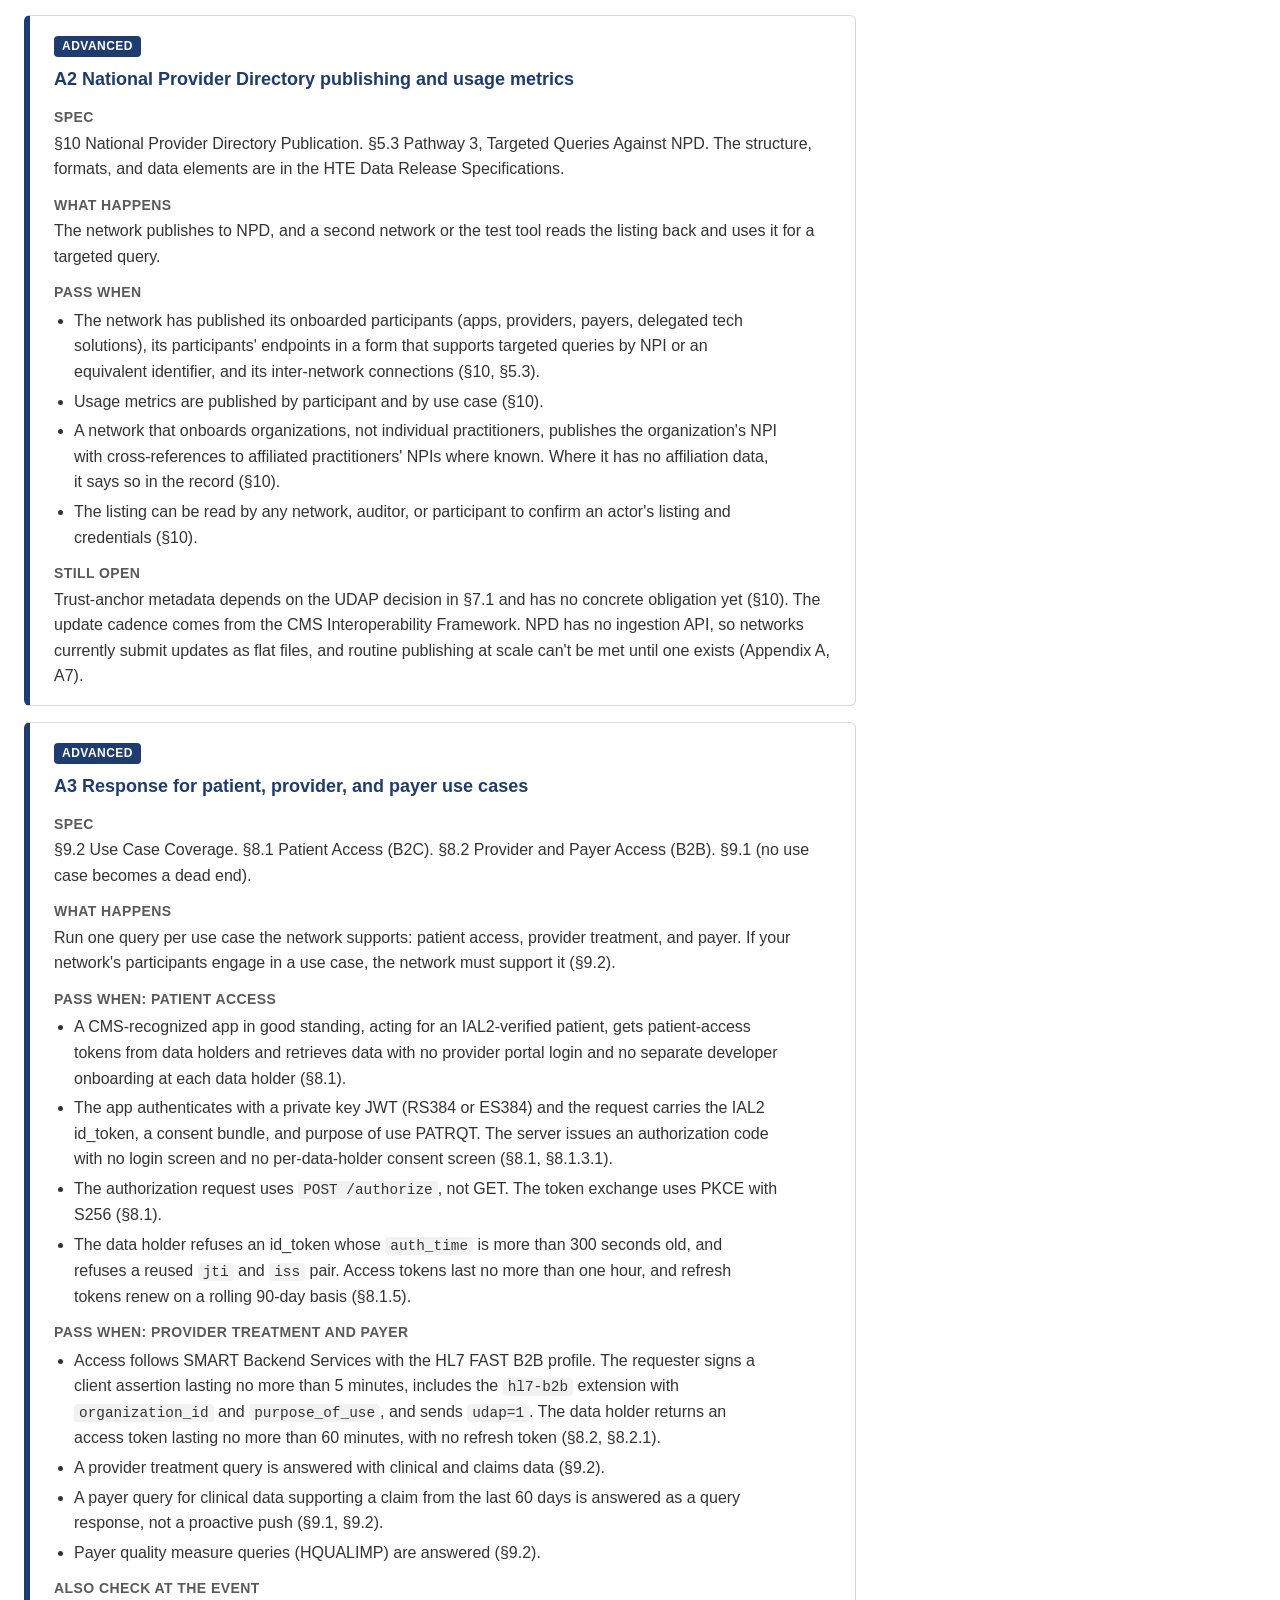
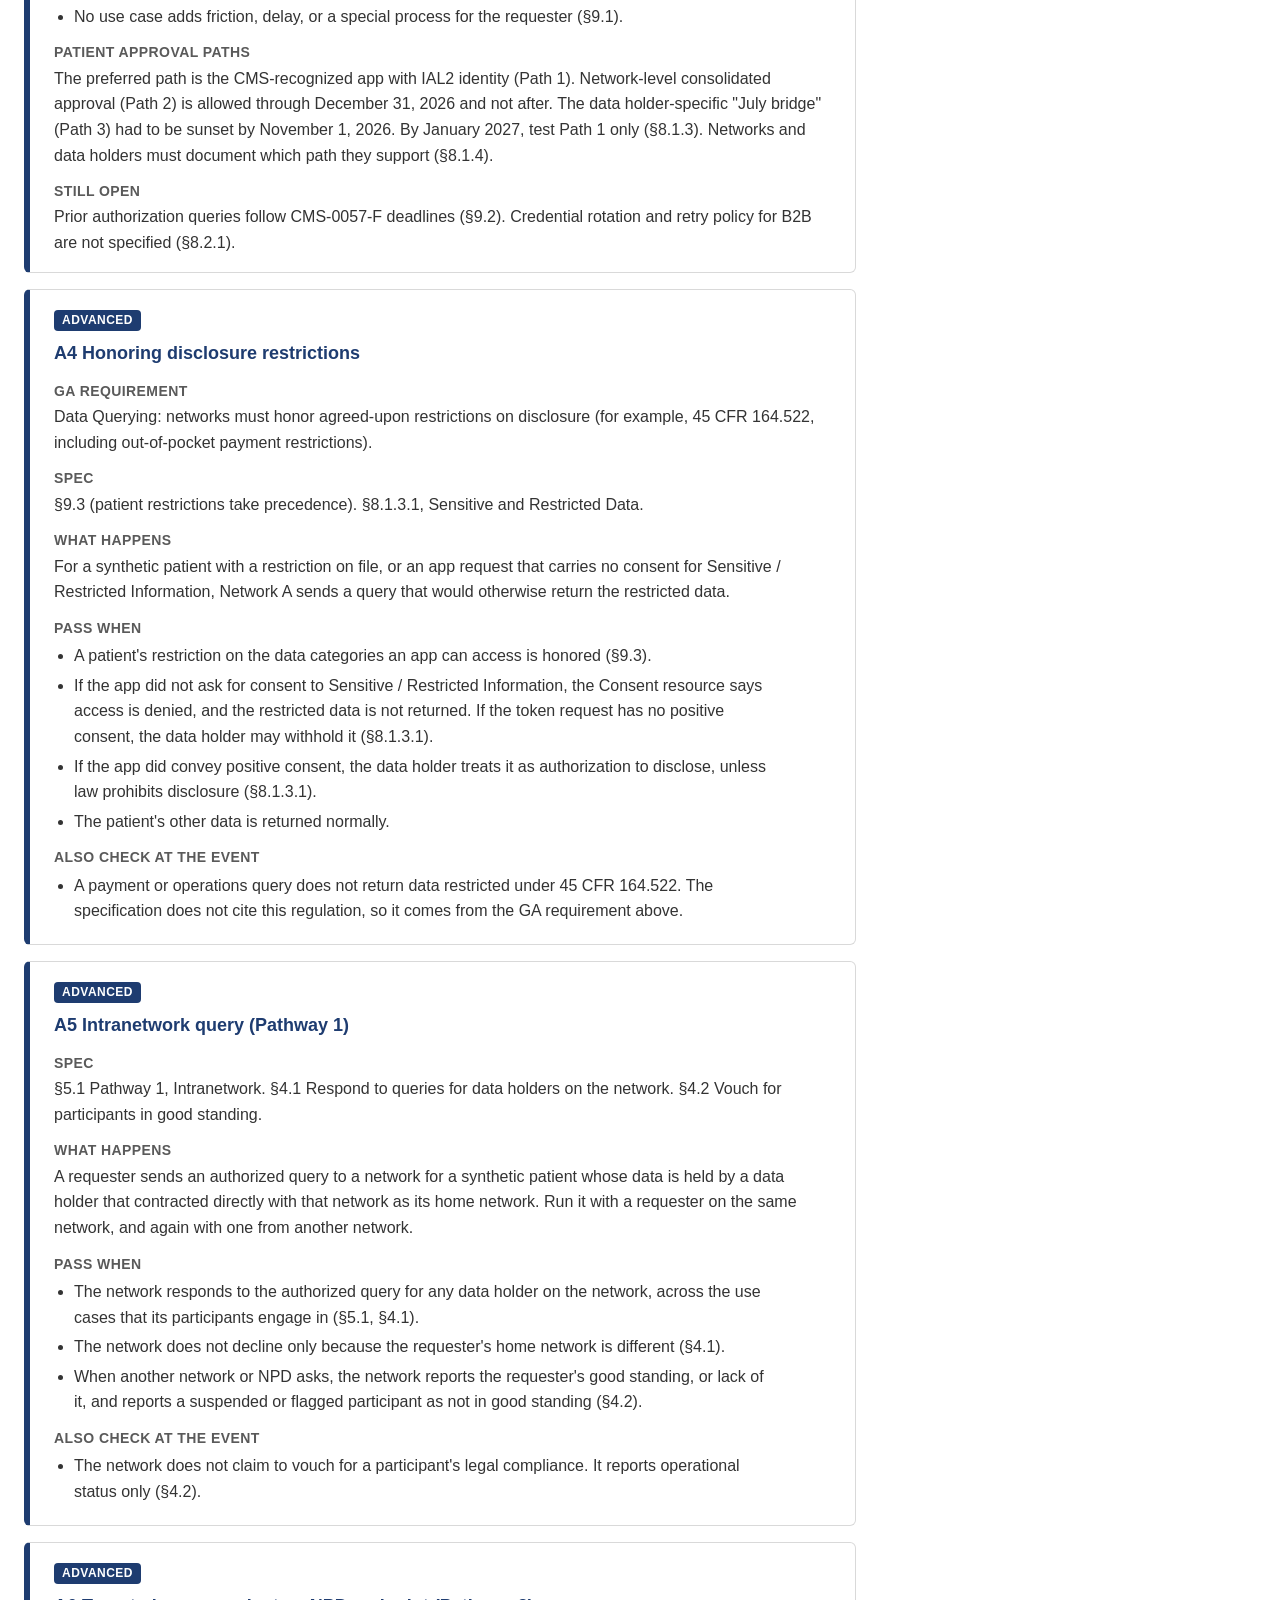
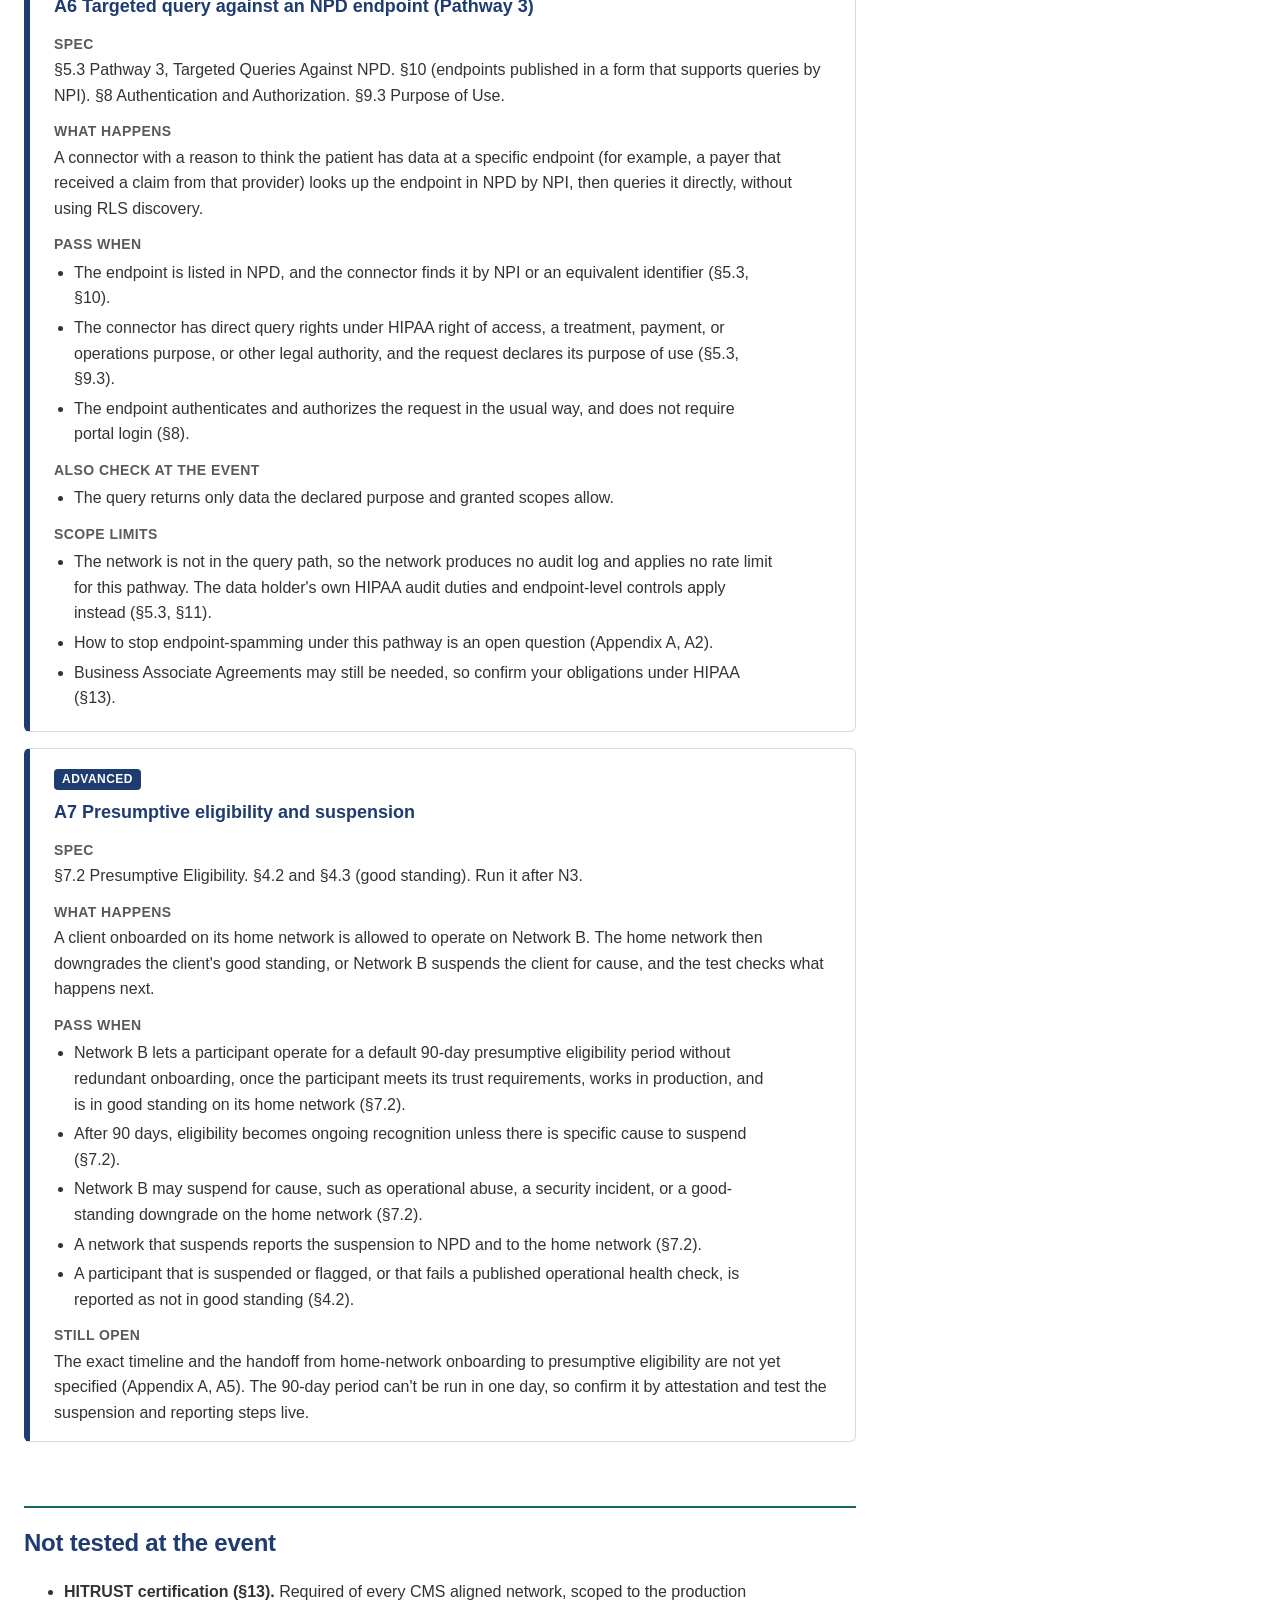
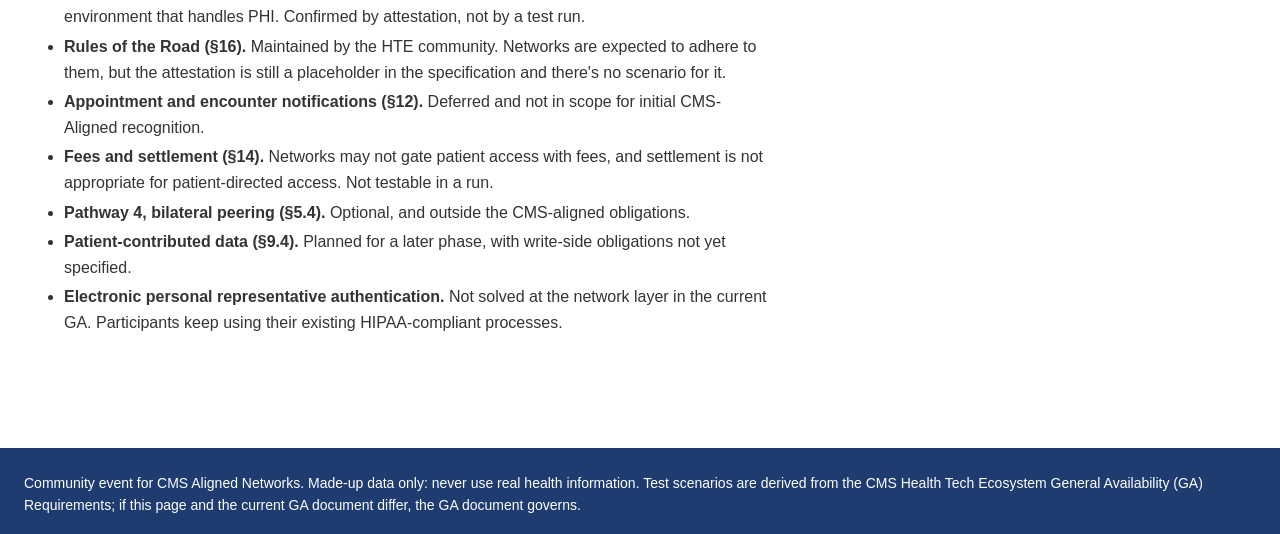
<file: scenarios.html>
<!doctype html>
<html lang="en">
<head>
<meta charset="utf-8">
<meta name="viewport" content="width=device-width, initial-scale=1">
<title>Scenarios | CMS Aligned Networks Connectathon</title>
<link rel="stylesheet" href="site.css">
</head>
<body>
<main class="page"><div class="doc">
<div class="crumb"><a href="index.html">Connectathon</a> / Scenarios</div>
<h1>Scenarios</h1>
<p class="lede">Each scenario tests one network requirement. Run them in pairs, between two CMS aligned networks, and record every run.</p>

<div class="notice"><p>Requirements are taken from the <a href="https://ftrotter-gov.github.io/CMS_Aligned_Network_Specification/">CMS-Aligned Network Specification</a> (can-spec/0.6, an editor's draft), cited below as "§". Where the specification and the CMS Interoperability Framework differ, the Framework controls. Message formats, endpoints, and test patient data are <span class="tbd">TBD</span> and will be published with the test tools.</p></div>

<h2 id="how-to-read">How to read a scenario</h2>
<ul>
  <li><strong>Spec</strong> names the specification sections the scenario tests. Read them first.</li>
  <li><strong>Pass when</strong> lists what the specification requires. A scenario passes only if every item is met.</li>
  <li><strong>Also check at the event</strong> lists things we look at to make the test useful. They are reasonable expectations, not stated in the specification word for word.</li>
  <li>Several parts of the specification are still open. Where a scenario touches one, it says so, and the result is recorded as a finding rather than a failure.</li>
</ul>

<h2 id="minimum">Minimum scenarios</h2>

<section class="scenario" id="patient-matching">
  <span class="tag">Minimum</span>
  <h3>N1 Patient matching</h3>
  <dl>
    <dt>Spec</dt><dd>§6 Patient Matching. §5.2 Pathway 2, RLS Network Search ($match). The field list and combination matrix are in the CMS Patient Matching Proposal (v3.4.0), which the specification incorporates by reference.</dd>
    <dt>What happens</dt><dd>Network A sends a FHIR Patient <code>$match</code> request for a synthetic patient to Network B's RLS endpoint. Repeat with different combinations of identifying data from the proposal, including combinations that should match and ones that should not.</dd>
    <dt>How $match works</dt><dd>The requester submits a full or partial Patient resource. The responder returns a Bundle of candidate Patient records, ordered by likelihood, each with a match score (0 to 1) and a match grade (certain, probable, or possible). The optional <code>onlyCertainMatches</code> parameter limits results to high-confidence matches, and <code>count</code> caps the number of candidates.</dd>
    <dt>Pass when</dt>
    <dd><ul>
      <li>Network B applies the CMS-approved matching logic and responds when the query matches under any specified field combination (§6).</li>
      <li>Authorization is checked as well. A match alone does not oblige Network B to respond if authorization has not been granted (§6).</li>
      <li>Network B accepts the authenticated <code>$match</code> request at the endpoint published in NPD (§5.2).</li>
    </ul></dd>
    <dt>Also check at the event</dt>
    <dd><ul>
      <li>A query that matches no combination returns no other person's data.</li>
      <li>The response is a valid $match Bundle with scores and match grades.</li>
    </ul></dd>
    <dt>Needs</dt><dd>Synthetic patients and the field combinations (<span class="tbd">test data TBD</span>).</dd>
  </dl>
</section>

<section class="scenario" id="purpose-of-use">
  <span class="tag">Minimum</span>
  <h3>N2 Purpose of Use handling</h3>
  <dl>
    <dt>Spec</dt><dd>§9.3 Purpose of Use Propagation. §8.1.2 (patient access request carries PATRQT). §8.2.1 (B2B requests carry purpose of use in the <code>hl7-b2b</code> extension).</dd>
    <dt>What happens</dt><dd>Network A sends one query per purpose using the HL7 Purpose of Use codes below. Patient access queries carry the code in the <code>cms_smart</code> extension. Provider and payer queries carry it in the <code>hl7-b2b</code> extension.</dd>
    <dt>Required codes</dt>
    <dd><div class="table-wrap"><table>
      <thead><tr><th>Code</th><th>Meaning</th><th>Use case</th></tr></thead>
      <tbody>
        <tr><td>PATRQT</td><td>Patient request</td><td>Patient access</td></tr>
        <tr><td>TREAT</td><td>Treatment</td><td>Treatment</td></tr>
        <tr><td>HPAYMT</td><td>Healthcare payment</td><td>Payment, including claims</td></tr>
        <tr><td>CLMATTCH</td><td>Claim attachment</td><td>Claim attachment within payment</td></tr>
        <tr><td>HOPERAT</td><td>Healthcare operations</td><td>Health care operations</td></tr>
        <tr><td>HQUALIMP</td><td>Healthcare quality improvement</td><td>Quality measure reporting within operations</td></tr>
      </tbody>
    </table></div></dd>
    <dt>Pass when</dt>
    <dd><ul>
      <li>Network B supports all six codes and applies the correct disclosure rules to each category (§9.3).</li>
      <li>The declared purpose of use travels with the request to downstream systems (§9.3).</li>
      <li>When the requester is trusted and the purpose is properly declared, neither Network B nor its participants add further authorization requirements (§9.3).</li>
      <li>A patient's restrictions on which data categories an app can access are still honored, and they take precedence (§9.3, §8.1).</li>
    </ul></dd>
    <dt>Also check at the event</dt>
    <dd><ul>
      <li>A request with no declared purpose of use is rejected. The specification says every request must declare one (§9.3).</li>
    </ul></dd>
  </dl>
</section>

<section class="scenario" id="dcr">
  <span class="tag">Minimum</span>
  <h3>N3 Dynamic Client Registration</h3>
  <dl>
    <dt>Spec</dt><dd>§7.1 Dynamic Registration. §7.2 Presumptive Eligibility. §4.2 and §4.3 (good standing, no duplicate trust gating). Terminology for Software Statement (CMS-signed) and (UDAP) in §2.</dd>
    <dt>What happens</dt><dd>A client that is onboarded and in good standing on a home network registers with Network A, then with Network B, using the same credentials. Registration uses RFC 7591: the client sends a signed software statement to the <code>/register</code> endpoint as the <code>software_statement</code> parameter. Test with a CMS-signed software statement.</dd>
    <dt>About CMS-signed statements</dt><dd>A CMS-signed software statement is a short-lived JWT (for example, 24-hour lifetime) signed by CMS. It asserts the client's status in a CMS registry and binds it to a verified <code>jwks_uri</code>. Today CMS's firmest commitment is the Medicare App Library for patient-facing apps. Use a Medicare App Library app or a CMS test statement (<span class="tbd">test issuer TBD</span>).</dd>
    <dt>Pass when</dt>
    <dd><ul>
      <li>Both networks accept a valid CMS-signed software statement as sufficient for registration, with no additional per-network vetting (§7.1).</li>
      <li>Network B registers the client without redundant onboarding or duplicate trust requirements, relying on the home network's good-standing report and the federal trust signals (§4.3, §7.1).</li>
      <li>Network B lets the client operate under presumptive eligibility, 90 days by default, when the client has met its trust requirements, works in production, and is in good standing on its home network (§7.2).</li>
      <li>Only operational coordination is requested (abuse contacts, rate limits, support channels) (§7.1).</li>
    </ul></dd>
    <dt>Also check at the event</dt>
    <dd><ul>
      <li>An invalid, expired, or unsigned statement is rejected.</li>
      <li>A client whose home network reports it as not in good standing is not accepted (§4.2).</li>
    </ul></dd>
    <dt>Still open</dt><dd>Whether UDAP X.509 software statements stay a required path, become optional, or are replaced by CMS-signed statements is pending Workgroup consensus (§7.1). If both networks support UDAP, you may also run this scenario with a UDAP software statement (HL7 FAST Security IG) and record it as a finding. The exact registration timeline and the handoff to presumptive eligibility are not yet specified (Appendix A, A5).</dd>
    <dt>Note</dt><dd>Manual registration was allowed only through October 1, 2026. All participants must now support dynamic registration (§7.1).</dd>
  </dl>
</section>

<section class="scenario" id="data-querying">
  <span class="tag">Minimum</span>
  <h3>N4 Data querying, structured and unstructured</h3>
  <dl>
    <dt>Spec</dt><dd>§9.1 Respond Completely. §3.3 FHIR API Access. §3.4 Chart Notes and Clinical Documents. §4.1 Respond to queries for data holders on the network.</dd>
    <dt>What happens</dt><dd>Network A queries Network B for a synthetic patient whose record includes encounters, USCDI v3 data, a scanned PDF, and an image. Run it after a successful N1 match, and for the declared purpose of use of your choice.</dd>
    <dt>Pass when</dt>
    <dd><ul>
      <li>The response includes all relevant data held for the patient within the use case, structured and unstructured (§9.1).</li>
      <li>Structured data meets USCDI v3 (or later) and is served through FHIR APIs that follow HL7 US Core, with a complete and valid CapabilityStatement (§3.3). Labs are coded in LOINC, medications in RxNorm, and conditions in SNOMED CT.</li>
      <li>Clinical documents (such as radiology reports, scanned labs, and external specialist notes) come back in human-readable formats (PDF, TIFF, or JPG) as FHIR attachments (§3.4).</li>
      <li>Network B does not decline to respond only because the query came from a participant whose home network is different (§4.1).</li>
    </ul></dd>
    <dt>What a response may contain</dt><dd>USCDI v3 is the set of data a network and its data holders must be able to return. It is not a promise that every element comes back on every call. The actual response depends on the specific query (a MedicationRequest search returns only medications), the scopes granted by the data holder's authorization server, and any limit the use case carries (a payer is limited to clinical data supporting claims from the last 60 days) (§9.1).</dd>
    <dt>Should, not must</dt><dd>Faxes (a PDF copy where one exists) and ambient listening recordings should be returned where they exist and a standard exchange mechanism is available. There is no standard for ambient recordings yet, so don't record a missing recording as a failure (§3.4, §9.1).</dd>
    <dt>Also check at the event</dt>
    <dd><ul>
      <li>The query does not hit a dead end. Every use case should have a way to a response (§9.1).</li>
    </ul></dd>
  </dl>
</section>

<section class="scenario" id="audit">
  <span class="tag">Minimum</span>
  <h3>N5 Audit logging</h3>
  <dl>
    <dt>Spec</dt><dd>§11 Audit Logging, including the IAS Audit Log API Specification (v1.0, February 2026).</dd>
    <dt>What happens</dt><dd>After running N1 to N4, each network produces its audit log for the test queries. A home network with a patient-facing app then shows the app the audit information for that patient.</dd>
    <dt>Pass when</dt>
    <dd><ul>
      <li>Each network-mediated query has a log entry showing who accessed the data, when, the declared purpose of use, and which organizations were involved (§11).</li>
      <li>Logs are at the organization level at minimum (§11).</li>
      <li>The network states a retention period of at least 7 years, or longer where applicable law requires (45 CFR 164.530(j)) (§11).</li>
      <li>A home network serving patient-facing apps makes audit logs available to those apps through the IAS Audit Log API, which uses FHIR AuditEvent resources and IAL2 patient authentication (§11).</li>
    </ul></dd>
    <dt>Also check at the event</dt>
    <dd><ul>
      <li>EHRs that facilitate the test queries produce audit data under the same obligations as the network routing through them (§11).</li>
    </ul></dd>
    <dt>Scope limits</dt>
    <dd><ul>
      <li>Patient-facing audit covers network-mediated queries, meaning Pathways 1 and 2. Direct queries to an NPD endpoint under Pathway 3 are excluded, because the network never sees them (§11).</li>
      <li>Sharing audit events between networks is not in scope. A home network only serves the apps it onboarded (§11).</li>
      <li>Retention is verified by attestation. It can't be tested in one day.</li>
    </ul></dd>
  </dl>
</section>

<h2 id="advanced">Advanced scenarios</h2>

<section class="scenario" id="rls">
  <span class="tag adv">Advanced</span>
  <h3>A1 Record location (RLS)</h3>
  <dl>
    <dt>Spec</dt><dd>§5.2 Record Locator Service and Pathway 2. §8.1.1 Required Precondition: Network-Mediated Record Location.</dd>
    <dt>What happens</dt><dd>A requester sends a record-location request to Network B's RLS endpoint for a synthetic patient. For patient access, the request comes from a Medicare App Library app carrying a CMS-signed software statement and an IAL2 patient identity token from a CMS-approved identity provider.</dd>
    <dt>Pass when</dt>
    <dd><ul>
      <li>Network B's RLS endpoint is the one published in NPD, and it accepts authenticated $match requests from other CMS-aligned networks (§5.2).</li>
      <li>For patient access, Network B processes the request on app authentication and IAL2 identity alone, subject to patient matching, applicable law, and security controls. The patient does not interact with the network or know which organizations hold their records (§8.1.1).</li>
      <li>Network B responds for the data holders it represents, with enough information for the app to go on and retrieve data (§8.1.1).</li>
      <li>Patient discovery and patient access do not depend on a bilateral agreement. Network B may require one for provider and payer queries (§5.2).</li>
      <li>Record location can be started by a patient, provider, payer, or value-based care organization (§5.2).</li>
    </ul></dd>
    <dt>Also check at the event</dt>
    <dd><ul>
      <li>Follow-up queries go only to the locations the response identifies.</li>
    </ul></dd>
    <dt>Still open</dt><dd>The wire profile of the RLS endpoint, including transport, authentication, and payload, is not yet fixed (Appendix A, A1). Retrieval can be federated (each responder serves its own data) or brokered (a network broker aggregates). Both are conformant. Brokered retrieval has no wire profile yet (A1b), so record what you used.</dd>
    <dt>Note</dt><dd>The specification lists this as a MUST for networks (§3.2, §5.2). It is shown under Advanced here only to keep the first day manageable.</dd>
  </dl>
</section>

<section class="scenario" id="npd">
  <span class="tag adv">Advanced</span>
  <h3>A2 National Provider Directory publishing and usage metrics</h3>
  <dl>
    <dt>Spec</dt><dd>§10 National Provider Directory Publication. §5.3 Pathway 3, Targeted Queries Against NPD. The structure, formats, and data elements are in the HTE Data Release Specifications.</dd>
    <dt>What happens</dt><dd>The network publishes to NPD, and a second network or the test tool reads the listing back and uses it for a targeted query.</dd>
    <dt>Pass when</dt>
    <dd><ul>
      <li>The network has published its onboarded participants (apps, providers, payers, delegated tech solutions), its participants' endpoints in a form that supports targeted queries by NPI or an equivalent identifier, and its inter-network connections (§10, §5.3).</li>
      <li>Usage metrics are published by participant and by use case (§10).</li>
      <li>A network that onboards organizations, not individual practitioners, publishes the organization's NPI with cross-references to affiliated practitioners' NPIs where known. Where it has no affiliation data, it says so in the record (§10).</li>
      <li>The listing can be read by any network, auditor, or participant to confirm an actor's listing and credentials (§10).</li>
    </ul></dd>
    <dt>Still open</dt><dd>Trust-anchor metadata depends on the UDAP decision in §7.1 and has no concrete obligation yet (§10). The update cadence comes from the CMS Interoperability Framework. NPD has no ingestion API, so networks currently submit updates as flat files, and routine publishing at scale can't be met until one exists (Appendix A, A7).</dd>
  </dl>
</section>

<section class="scenario" id="use-cases">
  <span class="tag adv">Advanced</span>
  <h3>A3 Response for patient, provider, and payer use cases</h3>
  <dl>
    <dt>Spec</dt><dd>§9.2 Use Case Coverage. §8.1 Patient Access (B2C). §8.2 Provider and Payer Access (B2B). §9.1 (no use case becomes a dead end).</dd>
    <dt>What happens</dt><dd>Run one query per use case the network supports: patient access, provider treatment, and payer. If your network's participants engage in a use case, the network must support it (§9.2).</dd>
    <dt>Pass when: patient access</dt>
    <dd><ul>
      <li>A CMS-recognized app in good standing, acting for an IAL2-verified patient, gets patient-access tokens from data holders and retrieves data with no provider portal login and no separate developer onboarding at each data holder (§8.1).</li>
      <li>The app authenticates with a private key JWT (RS384 or ES384) and the request carries the IAL2 id_token, a consent bundle, and purpose of use PATRQT. The server issues an authorization code with no login screen and no per-data-holder consent screen (§8.1, §8.1.3.1).</li>
      <li>The authorization request uses <code>POST /authorize</code>, not GET. The token exchange uses PKCE with S256 (§8.1).</li>
      <li>The data holder refuses an id_token whose <code>auth_time</code> is more than 300 seconds old, and refuses a reused <code>jti</code> and <code>iss</code> pair. Access tokens last no more than one hour, and refresh tokens renew on a rolling 90-day basis (§8.1.5).</li>
    </ul></dd>
    <dt>Pass when: provider treatment and payer</dt>
    <dd><ul>
      <li>Access follows SMART Backend Services with the HL7 FAST B2B profile. The requester signs a client assertion lasting no more than 5 minutes, includes the <code>hl7-b2b</code> extension with <code>organization_id</code> and <code>purpose_of_use</code>, and sends <code>udap=1</code>. The data holder returns an access token lasting no more than 60 minutes, with no refresh token (§8.2, §8.2.1).</li>
      <li>A provider treatment query is answered with clinical and claims data (§9.2).</li>
      <li>A payer query for clinical data supporting a claim from the last 60 days is answered as a query response, not a proactive push (§9.1, §9.2).</li>
      <li>Payer quality measure queries (HQUALIMP) are answered (§9.2).</li>
    </ul></dd>
    <dt>Also check at the event</dt>
    <dd><ul>
      <li>No use case adds friction, delay, or a special process for the requester (§9.1).</li>
    </ul></dd>
    <dt>Patient approval paths</dt><dd>The preferred path is the CMS-recognized app with IAL2 identity (Path 1). Network-level consolidated approval (Path 2) is allowed through December 31, 2026 and not after. The data holder-specific "July bridge" (Path 3) had to be sunset by November 1, 2026. By January 2027, test Path 1 only (§8.1.3). Networks and data holders must document which path they support (§8.1.4).</dd>
    <dt>Still open</dt><dd>Prior authorization queries follow CMS-0057-F deadlines (§9.2). Credential rotation and retry policy for B2B are not specified (§8.2.1).</dd>
  </dl>
</section>

<section class="scenario" id="restrictions">
  <span class="tag adv">Advanced</span>
  <h3>A4 Honoring disclosure restrictions</h3>
  <dl>
    <dt>GA requirement</dt><dd>Data Querying: networks must honor agreed-upon restrictions on disclosure (for example, 45 CFR 164.522, including out-of-pocket payment restrictions).</dd>
    <dt>Spec</dt><dd>§9.3 (patient restrictions take precedence). §8.1.3.1, Sensitive and Restricted Data.</dd>
    <dt>What happens</dt><dd>For a synthetic patient with a restriction on file, or an app request that carries no consent for Sensitive / Restricted Information, Network A sends a query that would otherwise return the restricted data.</dd>
    <dt>Pass when</dt>
    <dd><ul>
      <li>A patient's restriction on the data categories an app can access is honored (§9.3).</li>
      <li>If the app did not ask for consent to Sensitive / Restricted Information, the Consent resource says access is denied, and the restricted data is not returned. If the token request has no positive consent, the data holder may withhold it (§8.1.3.1).</li>
      <li>If the app did convey positive consent, the data holder treats it as authorization to disclose, unless law prohibits disclosure (§8.1.3.1).</li>
      <li>The patient's other data is returned normally.</li>
    </ul></dd>
    <dt>Also check at the event</dt>
    <dd><ul>
      <li>A payment or operations query does not return data restricted under 45 CFR 164.522. The specification does not cite this regulation, so it comes from the GA requirement above.</li>
    </ul></dd>
  </dl>
</section>

<section class="scenario" id="intranetwork">
  <span class="tag adv">Advanced</span>
  <h3>A5 Intranetwork query (Pathway 1)</h3>
  <dl>
    <dt>Spec</dt><dd>§5.1 Pathway 1, Intranetwork. §4.1 Respond to queries for data holders on the network. §4.2 Vouch for participants in good standing.</dd>
    <dt>What happens</dt><dd>A requester sends an authorized query to a network for a synthetic patient whose data is held by a data holder that contracted directly with that network as its home network. Run it with a requester on the same network, and again with one from another network.</dd>
    <dt>Pass when</dt>
    <dd><ul>
      <li>The network responds to the authorized query for any data holder on the network, across the use cases that its participants engage in (§5.1, §4.1).</li>
      <li>The network does not decline only because the requester's home network is different (§4.1).</li>
      <li>When another network or NPD asks, the network reports the requester's good standing, or lack of it, and reports a suspended or flagged participant as not in good standing (§4.2).</li>
    </ul></dd>
    <dt>Also check at the event</dt>
    <dd><ul>
      <li>The network does not claim to vouch for a participant's legal compliance. It reports operational status only (§4.2).</li>
    </ul></dd>
  </dl>
</section>

<section class="scenario" id="targeted-query">
  <span class="tag adv">Advanced</span>
  <h3>A6 Targeted query against an NPD endpoint (Pathway 3)</h3>
  <dl>
    <dt>Spec</dt><dd>§5.3 Pathway 3, Targeted Queries Against NPD. §10 (endpoints published in a form that supports queries by NPI). §8 Authentication and Authorization. §9.3 Purpose of Use.</dd>
    <dt>What happens</dt><dd>A connector with a reason to think the patient has data at a specific endpoint (for example, a payer that received a claim from that provider) looks up the endpoint in NPD by NPI, then queries it directly, without using RLS discovery.</dd>
    <dt>Pass when</dt>
    <dd><ul>
      <li>The endpoint is listed in NPD, and the connector finds it by NPI or an equivalent identifier (§5.3, §10).</li>
      <li>The connector has direct query rights under HIPAA right of access, a treatment, payment, or operations purpose, or other legal authority, and the request declares its purpose of use (§5.3, §9.3).</li>
      <li>The endpoint authenticates and authorizes the request in the usual way, and does not require portal login (§8).</li>
    </ul></dd>
    <dt>Also check at the event</dt>
    <dd><ul>
      <li>The query returns only data the declared purpose and granted scopes allow.</li>
    </ul></dd>
    <dt>Scope limits</dt>
    <dd><ul>
      <li>The network is not in the query path, so the network produces no audit log and applies no rate limit for this pathway. The data holder's own HIPAA audit duties and endpoint-level controls apply instead (§5.3, §11).</li>
      <li>How to stop endpoint-spamming under this pathway is an open question (Appendix A, A2).</li>
      <li>Business Associate Agreements may still be needed, so confirm your obligations under HIPAA (§13).</li>
    </ul></dd>
  </dl>
</section>

<section class="scenario" id="presumptive-eligibility">
  <span class="tag adv">Advanced</span>
  <h3>A7 Presumptive eligibility and suspension</h3>
  <dl>
    <dt>Spec</dt><dd>§7.2 Presumptive Eligibility. §4.2 and §4.3 (good standing). Run it after N3.</dd>
    <dt>What happens</dt><dd>A client onboarded on its home network is allowed to operate on Network B. The home network then downgrades the client's good standing, or Network B suspends the client for cause, and the test checks what happens next.</dd>
    <dt>Pass when</dt>
    <dd><ul>
      <li>Network B lets a participant operate for a default 90-day presumptive eligibility period without redundant onboarding, once the participant meets its trust requirements, works in production, and is in good standing on its home network (§7.2).</li>
      <li>After 90 days, eligibility becomes ongoing recognition unless there is specific cause to suspend (§7.2).</li>
      <li>Network B may suspend for cause, such as operational abuse, a security incident, or a good-standing downgrade on the home network (§7.2).</li>
      <li>A network that suspends reports the suspension to NPD and to the home network (§7.2).</li>
      <li>A participant that is suspended or flagged, or that fails a published operational health check, is reported as not in good standing (§4.2).</li>
    </ul></dd>
    <dt>Still open</dt><dd>The exact timeline and the handoff from home-network onboarding to presumptive eligibility are not yet specified (Appendix A, A5). The 90-day period can't be run in one day, so confirm it by attestation and test the suspension and reporting steps live.</dd>
  </dl>
</section>

<h2 id="out-of-scope">Not tested at the event</h2>
<ul>
  <li><strong>HITRUST certification (§13).</strong> Required of every CMS aligned network, scoped to the production environment that handles PHI. Confirmed by attestation, not by a test run.</li>
  <li><strong>Rules of the Road (§16).</strong> Maintained by the HTE community. Networks are expected to adhere to them, but the attestation is still a placeholder in the specification and there's no scenario for it.</li>
  <li><strong>Appointment and encounter notifications (§12).</strong> Deferred and not in scope for initial CMS-Aligned recognition.</li>
  <li><strong>Fees and settlement (§14).</strong> Networks may not gate patient access with fees, and settlement is not appropriate for patient-directed access. Not testable in a run.</li>
  <li><strong>Pathway 4, bilateral peering (§5.4).</strong> Optional, and outside the CMS-aligned obligations.</li>
  <li><strong>Patient-contributed data (§9.4).</strong> Planned for a later phase, with write-side obligations not yet specified.</li>
  <li><strong>Electronic personal representative authentication.</strong> Not solved at the network layer in the current GA. Participants keep using their existing HIPAA-compliant processes.</li>
</ul>
</div></main>
<script src="site.js"></script>
</body>
</html>
</file>
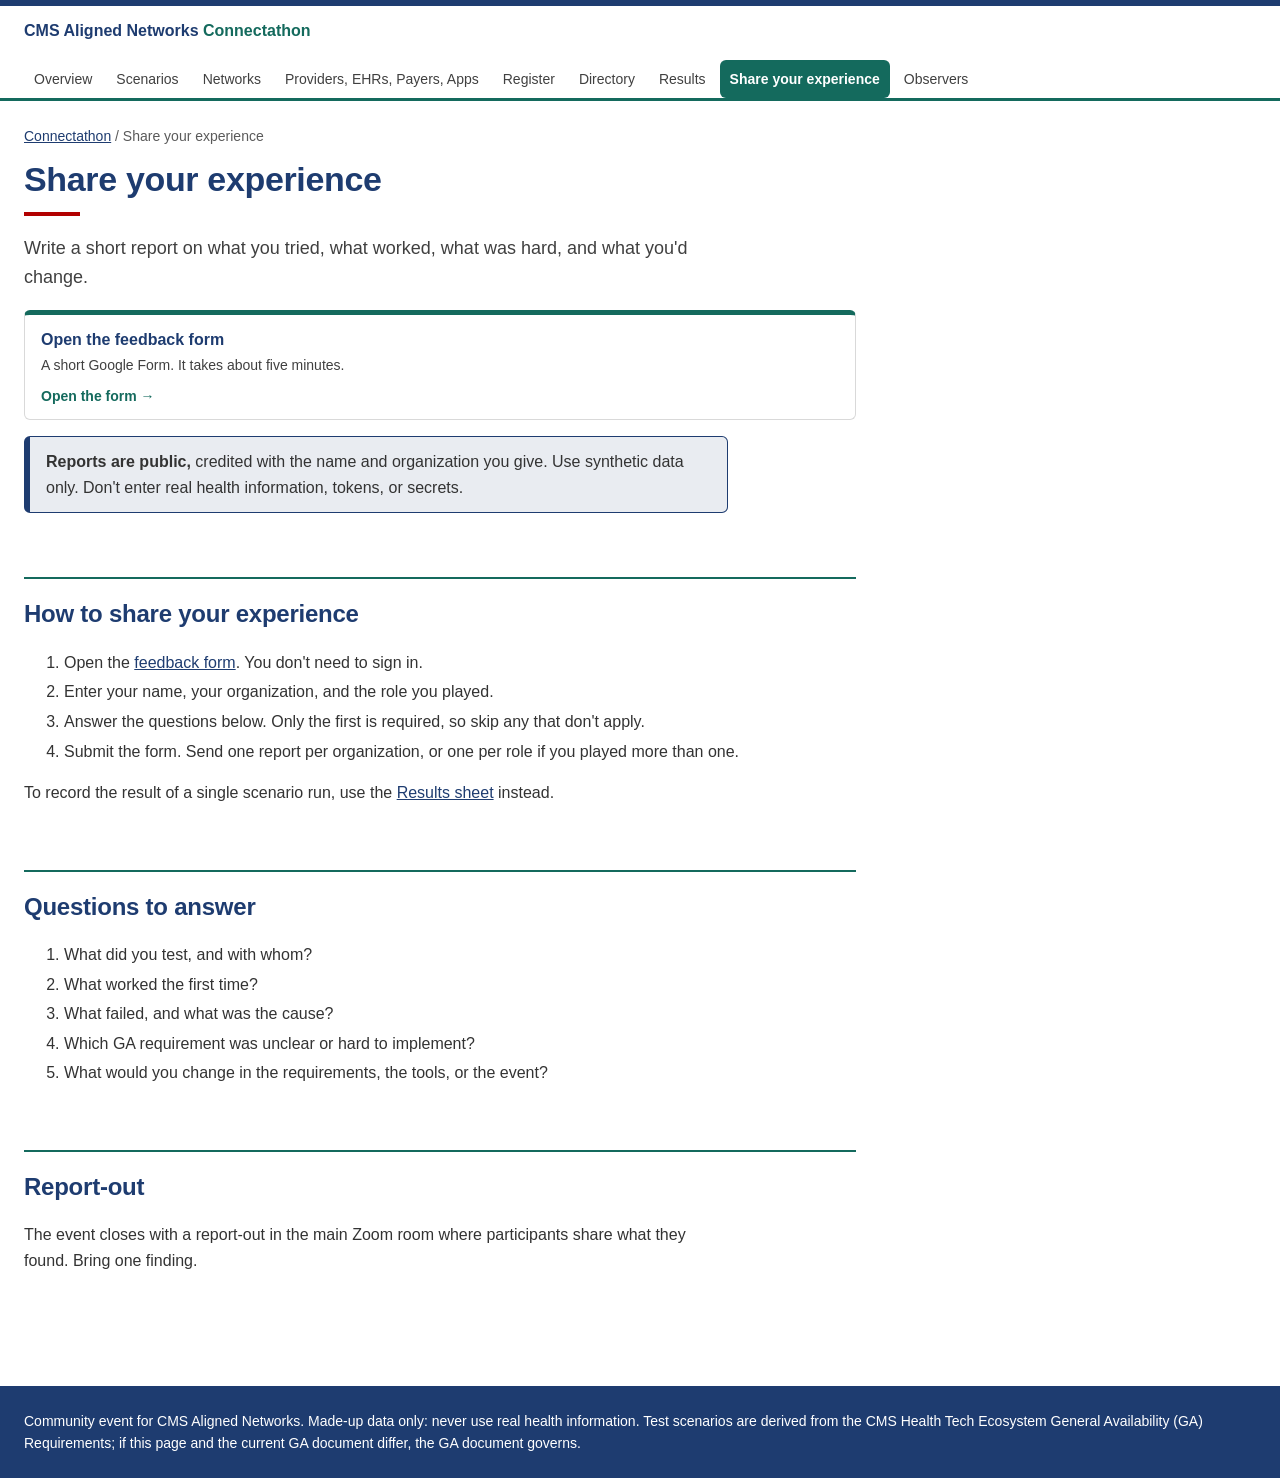
<file: share.html>
<!doctype html>
<html lang="en">
<head>
<meta charset="utf-8">
<meta name="viewport" content="width=device-width, initial-scale=1">
<title>Share your experience | CMS Aligned Networks Connectathon</title>
<link rel="stylesheet" href="site.css">
</head>
<body>
<main class="page"><div class="doc">
<div class="crumb"><a href="index.html">Connectathon</a> / Share your experience</div>
<h1>Share your experience</h1>
<p class="lede">Write a short report on what you tried, what worked, what was hard, and what you'd change.</p>
<div class="paths">
  <a class="path" href="https://docs.google.com/forms/d/e/1FAIpQLScONM2d5Mq4eUFoIyKgJeO3ZFSPA9eABze3y93k4GGIJ4j2kw/viewform" target="_blank" rel="noopener"><b>Open the feedback form</b><span>A short Google Form. It takes about five minutes.</span><em>Open the form →</em></a>
</div>

<div class="notice"><p><strong>Reports are public,</strong> credited with the name and organization you give. Use synthetic data only. Don't enter real health information, tokens, or secrets.</p></div>

<h2 id="how-to-share">How to share your experience</h2>
<ol>
  <li>Open the <a href="https://docs.google.com/forms/d/e/1FAIpQLScONM2d5Mq4eUFoIyKgJeO3ZFSPA9eABze3y93k4GGIJ4j2kw/viewform" target="_blank" rel="noopener">feedback form</a>. You don't need to sign in.</li>
  <li>Enter your name, your organization, and the role you played.</li>
  <li>Answer the questions below. Only the first is required, so skip any that don't apply.</li>
  <li>Submit the form. Send one report per organization, or one per role if you played more than one.</li>
</ol>
<p>To record the result of a single scenario run, use the <a href="results.html">Results sheet</a> instead.</p>

<h2>Questions to answer</h2>
<ol>
  <li>What did you test, and with whom?</li>
  <li>What worked the first time?</li>
  <li>What failed, and what was the cause?</li>
  <li>Which GA requirement was unclear or hard to implement?</li>
  <li>What would you change in the requirements, the tools, or the event?</li>
</ol>

<h2>Report-out</h2>
<p>The event closes with a report-out in the main Zoom room where participants share what they found. Bring one finding.</p>
</div></main>
<script src="site.js"></script>
</body>
</html>
</file>
<file: site.css>
/* CMS Aligned Networks Connectathon: layout modeled on the SMART Health Check-in connectathon pages.
   Design tokens are defined here so the site is fully self-contained.
   Palette follows medicare.gov: teal primary, navy secondary, red accent. */
:root {
  --brand: #146a5d;
  --brand-dark: #0e4a41;
  --brand-tint: #e8f0ef;
  --navy: #1e3c70;
  --navy-dark: #152a4e;
  --navy-tint: #e9ecf1;
  --accent: #b20000;
  --accent-tint: #f7e6e6;
  --focus: #c97532;
  --fg-1: #333333;
  --fg-2: #404040;
  --fg-3: #5a5a5a;
  --border: #d9d9d9;
  --bg: #ffffff;
  --bg-soft: #f2f2f2;
  --warn-bg: #e9ecf1;
  --warn-border: #1e3c70;
  --font-sans: -apple-system, BlinkMacSystemFont, "Segoe UI", Roboto, Helvetica, Arial, sans-serif;
  --font-mono: ui-monospace, SFMono-Regular, Menlo, Consolas, monospace;
  --fs-sm: 0.875rem; --fs-base: 1rem; --fs-md: 1.125rem; --fs-xl: 1.5rem; --fs-2xl: 2.125rem;
  --lh-tight: 1.2; --lh-normal: 1.6;
  --space-1: 4px; --space-2: 8px; --space-3: 12px; --space-4: 16px; --space-5: 24px; --space-6: 32px; --space-7: 48px; --space-8: 64px;
  --radius-md: 6px;
}
* { box-sizing: border-box; }
body { margin: 0; font-family: var(--font-sans); font-size: var(--fs-base); line-height: var(--lh-normal); color: var(--fg-1); background: var(--bg); -webkit-font-smoothing: antialiased; }
a { color: var(--navy); }
a:hover { color: var(--brand); }
:focus-visible { outline: 3px solid var(--focus); outline-offset: 2px; }

/* Site bar */
.sitebar { border-top: 6px solid var(--navy); border-bottom: 3px solid var(--brand); background: var(--bg); position: sticky; top: 0; z-index: 10; }
.sitebar .inner { max-width: 1280px; margin: 0 auto; padding: 0 24px; display: flex; flex-wrap: wrap; align-items: center; gap: 4px 20px; min-height: 56px; }
.sitebar .brand { font-weight: 700; color: var(--navy); text-decoration: none; margin-right: auto; padding: 12px 0; }
.sitebar .brand span { color: var(--brand); }
.sitebar nav { display: flex; flex-wrap: wrap; gap: 2px 4px; }
.sitebar nav a { color: var(--fg-2); text-decoration: none; font-size: var(--fs-sm); padding: 8px 10px; border-radius: var(--radius-md); }
.sitebar nav a:hover { background: var(--navy-tint); color: var(--navy); }
.sitebar nav a[aria-current="page"] { color: #fff; font-weight: 600; background: var(--brand); }

.page { max-width: 1280px; margin: 0 auto; padding: var(--space-5) 24px var(--space-8); }
@media (max-width: 46rem) { .page { padding: var(--space-4) 16px var(--space-7); } }
.crumb { font-size: var(--fs-sm); color: var(--fg-3); margin-bottom: var(--space-3); }
.doc { max-width: 52rem; }
.doc h1 { font-size: var(--fs-2xl); letter-spacing: -0.01em; line-height: var(--lh-tight); margin: 0 0 var(--space-4); text-wrap: balance; color: var(--navy); }
.doc h1::after { content: ""; display: block; width: 56px; height: 4px; background: var(--accent); margin-top: var(--space-3); }
.doc h2 { font-size: var(--fs-xl); letter-spacing: -0.01em; margin: var(--space-8) 0 var(--space-3); padding-top: var(--space-4); border-top: 2px solid var(--brand); text-wrap: balance; scroll-margin-top: 80px; color: var(--navy); }
.doc h3 { font-size: var(--fs-md); margin: var(--space-6) 0 var(--space-2); color: var(--navy); }
.doc p, .doc li { max-width: 44rem; }
.doc li { margin: 4px 0; }
.lede { font-size: var(--fs-md); color: var(--fg-2); }
.muted { color: var(--fg-3); }
code { font-family: var(--font-mono); font-size: 0.9em; background: var(--bg-soft); padding: 1px 5px; border-radius: 4px; }

/* TBD marker and notice */
.tbd { display: inline-block; border: 1px dashed var(--fg-3); border-radius: 4px; padding: 0 6px; font-size: 0.9em; color: var(--fg-2); background: var(--bg-soft); }
.notice { border: 1px solid var(--warn-border); border-left: 6px solid var(--navy); background: var(--warn-bg); border-radius: var(--radius-md); padding: var(--space-3) var(--space-4); margin: var(--space-4) 0; max-width: 44rem; }
.notice p { margin: 0; }

/* Tables */
.table-wrap { overflow-x: auto; margin: var(--space-4) 0; }
table { border-collapse: collapse; width: 100%; font-size: var(--fs-sm); }
th, td { text-align: left; vertical-align: top; padding: 10px 12px; border-bottom: 1px solid var(--border); }
th { background: var(--navy); color: #fff; font-weight: 600; white-space: nowrap; }
tbody tr:nth-child(even) td { background: #fafafa; }
td a { overflow-wrap: anywhere; }

/* Pick your path */
.paths { display: grid; grid-template-columns: repeat(auto-fit, minmax(220px, 1fr)); gap: var(--space-3); margin: var(--space-4) 0; max-width: none; }
.paths a.path { display: block; border: 1px solid var(--border); border-top: 5px solid var(--brand); border-radius: var(--radius-md); padding: var(--space-3) var(--space-4); text-decoration: none; color: var(--fg-1); }
.paths a.path:hover { border-color: var(--navy); background: var(--brand-tint); }
.paths a.path b { display: block; color: var(--navy); margin-bottom: 2px; }
.paths a.path span { display: block; font-size: var(--fs-sm); color: var(--fg-2); }
.paths a.path em { display: block; margin-top: var(--space-2); font-style: normal; font-size: var(--fs-sm); font-weight: 600; color: var(--brand); }

/* Scenario cards */
.scenario { border: 1px solid var(--border); border-left: 6px solid var(--brand); border-radius: var(--radius-md); padding: var(--space-4) var(--space-5); margin: var(--space-4) 0; max-width: 52rem; }
.scenario:has(.tag.adv) { border-left-color: var(--navy); }
.scenario h3 { margin: 0 0 var(--space-1); }
.scenario .tag { display: inline-block; font-size: 0.75rem; font-weight: 600; text-transform: uppercase; letter-spacing: 0.04em; color: #fff; background: var(--brand); border-radius: 4px; padding: 1px 8px; margin-bottom: var(--space-2); }
.scenario .tag.adv { color: #fff; background: var(--navy); }
.scenario dl { margin: var(--space-3) 0 0; }
.scenario dt { font-weight: 600; font-size: var(--fs-sm); color: var(--fg-3); margin-top: var(--space-3); text-transform: uppercase; letter-spacing: 0.03em; }
.scenario dd { margin: 2px 0 0; }
.scenario ul { margin: 4px 0; padding-left: 20px; }

.status { font-weight: 600; }
footer { background: var(--navy); color: #fff; font-size: var(--fs-sm); margin-top: var(--space-6); }
footer .inner { max-width: 1280px; margin: 0 auto; padding: var(--space-5) 24px; }
</file>
